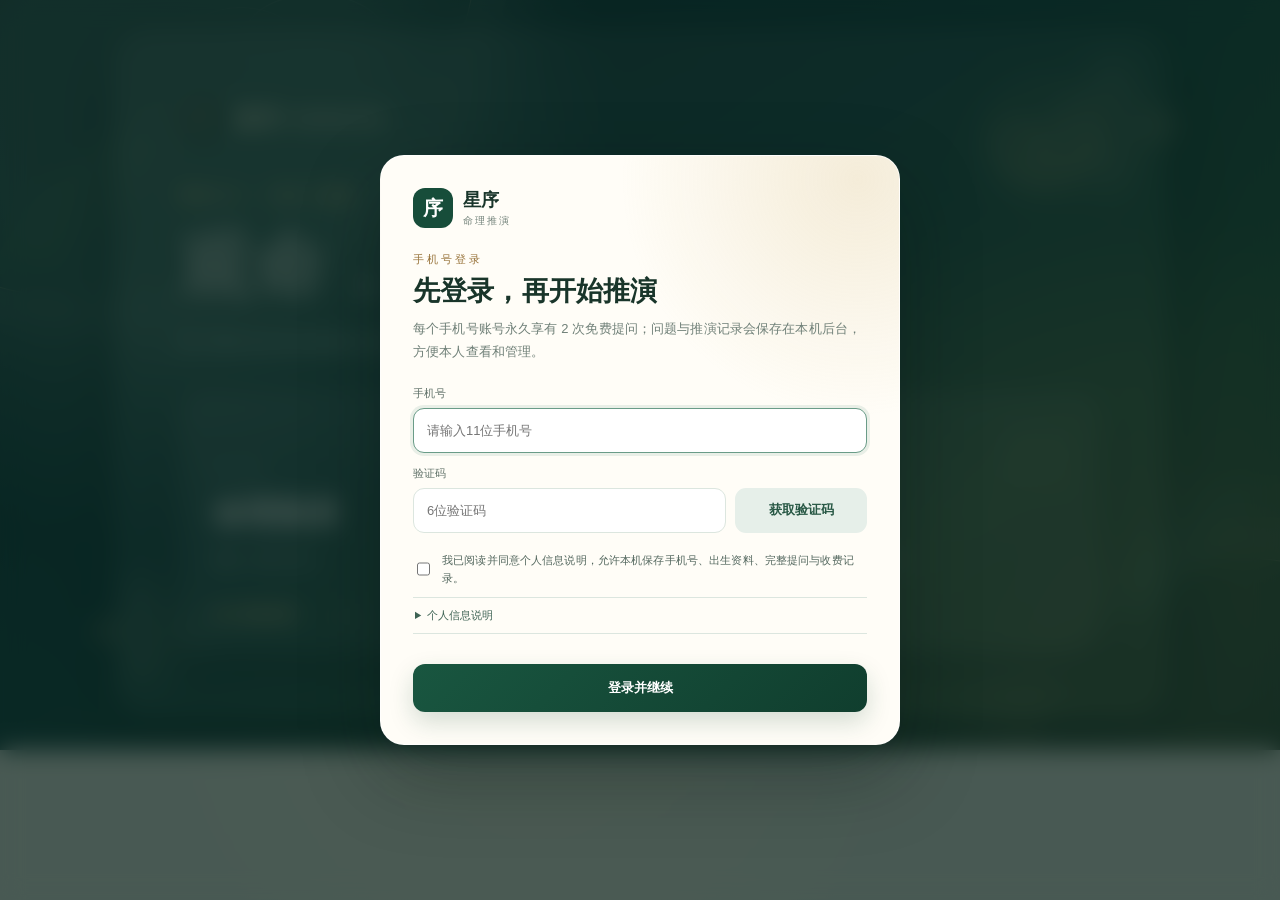
<file: index.html>
<!doctype html><html lang="zh-CN"><head><meta charset="utf-8"><meta name="viewport" content="width=device-width,initial-scale=1"><title>星序 · 命理推演工作台</title><style>
:root{--bg:#f2f1ed;--paper:#fbfaf7;--ink:#1b241f;--muted:#6f7a74;--line:#dedfd9;--deep:#15342a;--green:#28634f;--soft:#e8f0eb;--gold:#aa7b37;--red:#a84e47;--serif:"Noto Serif SC","Songti SC",serif;--sans:"PingFang SC",Arial,sans-serif}*{box-sizing:border-box}body{margin:0;background:var(--bg);color:var(--ink);font:13px var(--sans);overflow:hidden}button,input,select,textarea{font:inherit}button{cursor:pointer}.app{height:100vh;display:grid;grid-template-columns:226px minmax(520px,1fr) 420px}.sidebar{background:var(--deep);color:#dce9e2;padding:16px 12px;display:flex;flex-direction:column}.brand{display:flex;align-items:center;gap:10px;padding:4px 7px 18px;font:600 17px var(--serif);letter-spacing:.12em}.seal{width:37px;height:37px;border-radius:10px;background:#d7b773;color:#18362b;display:grid;place-items:center;font-size:18px}.brand small{display:block;color:#769287;font:8px var(--sans);letter-spacing:.17em;margin-top:3px}.primary{border:1px solid #426155;background:#23453a;color:white;border-radius:9px;padding:10px;text-align:left}.nav,.list{display:grid;gap:3px}.nav{margin-top:14px}.nav button,.item{border:0;background:none;color:#8fa79e;text-align:left;border-radius:8px;padding:9px 10px}.nav button.active,.nav button:hover,.item.active{background:#294c40;color:white}.section{padding:20px 10px 7px;color:#617e73;font-size:9px;letter-spacing:.13em}.person{display:flex;gap:8px;align-items:center}.avatar{width:27px;height:27px;border-radius:50%;background:#4c6b60;display:grid;place-items:center;color:white;font:11px var(--serif)}.person small{display:block;color:#6e887f;font-size:8px;margin-top:3px}.sidebar-foot{margin-top:auto;border-top:1px solid #2a493e;padding:13px 8px 2px;color:#789289;font-size:9px}.main{background:var(--paper);display:flex;flex-direction:column;border-right:1px solid var(--line);min-width:0}.top{height:64px;border-bottom:1px solid var(--line);display:flex;align-items:center;justify-content:space-between;padding:0 20px}.top h1{font:600 15px var(--serif);margin:0}.subject{color:var(--muted);font-size:10px;margin-top:4px}.badge{display:inline-block;background:var(--soft);color:var(--green);border-radius:99px;padding:5px 8px;font-size:9px}.top button{border:1px solid var(--line);background:white;border-radius:8px;padding:7px 9px;color:var(--muted)}.view{display:none;flex:1;min-height:0}.view.active{display:flex;flex-direction:column}.scroll{flex:1;overflow:auto;padding:26px max(25px,5vw)}.hero{max-width:730px;margin:auto}.agent{display:flex;align-items:center;gap:10px}.agent .seal{background:var(--green);color:white}.agent b{font:600 16px var(--serif)}.agent small{display:block;color:var(--muted);font-size:9px;margin-top:3px}.hero h2{font:500 clamp(28px,3vw,40px)/1.4 var(--serif);margin:24px 0 10px}.hero>p{color:var(--muted);line-height:1.8}.modes{display:grid;grid-template-columns:repeat(3,1fr);gap:8px;margin-top:24px}.mode-card{border:1px solid var(--line);background:white;border-radius:11px;padding:13px;text-align:left}.mode-card.active{border-color:var(--green);background:#f2f7f4}.mode-card b{display:block;margin:6px 0}.mode-card span{font:20px var(--serif);color:var(--green)}.mode-card small{color:var(--muted);font-size:8px;line-height:1.5}.quick{display:flex;flex-wrap:wrap;gap:7px;margin-top:18px}.quick button{border:1px solid var(--line);background:white;border-radius:99px;padding:7px 10px;color:#55615b;font-size:9px}.conversation{max-width:730px;margin:auto;display:none}.conversation.show{display:block}.ask{margin-left:auto;width:max-content;max-width:80%;background:var(--green);color:white;padding:11px 14px;border-radius:13px 13px 3px 13px;line-height:1.7}.trace{margin-top:17px;border:1px solid var(--line);border-radius:11px;overflow:hidden}.trace-title{padding:10px 13px;background:#f4f6f4;color:var(--muted);font-size:9px}.trace-list{padding:12px;display:grid;gap:8px}.trace-list div{font-size:10px;color:#536058}.trace-list b{display:inline-grid;place-items:center;width:17px;height:17px;border-radius:50%;background:var(--soft);color:var(--green);margin-right:7px}.answer{margin-top:12px;border-left:3px solid var(--gold);background:#fdfaf3;padding:17px;border-radius:3px 11px 11px 3px;line-height:1.8}.answer h3{font:600 17px var(--serif);margin:0 0 7px}.answer p{margin:6px 0;color:#4f5a54}.evidence{margin-top:12px;display:grid;grid-template-columns:repeat(2,1fr);gap:7px}.ev{border:1px solid #e5dfd2;background:white;border-radius:8px;padding:9px}.ev small{color:var(--muted);font-size:8px}.ev b{display:block;margin-top:4px;font-size:10px}.composer{border-top:1px solid var(--line);padding:12px max(24px,5vw)}.input{max-width:760px;margin:auto;border:1px solid #d6dbd7;background:white;border-radius:13px;padding:10px}.input textarea{width:100%;height:45px;resize:none;border:0;outline:0}.tools{display:flex;justify-content:space-between}.tools button{border:0;border-radius:8px;padding:7px 9px}.mode-btn{background:var(--soft);color:var(--green)}.send{background:var(--green);color:white;width:33px}.report-list,.chart-page{padding:24px;overflow:auto}.report-card{background:white;border:1px solid var(--line);border-radius:12px;padding:16px;margin-bottom:10px}.report-card h3{font:600 16px var(--serif);margin:0 0 7px}.report-card p{color:var(--muted);line-height:1.7}.report-card button{border:1px solid var(--line);background:white;border-radius:7px;padding:6px 9px;color:var(--green)}.empty{text-align:center;color:var(--muted);padding:70px}.right{background:#f8f9f6;display:flex;flex-direction:column}.right-head{height:64px;border-bottom:1px solid var(--line);display:flex;align-items:center;justify-content:space-between;padding:0 15px}.right-head b{font:600 14px var(--serif)}.right-tabs{height:42px;border-bottom:1px solid var(--line);display:flex;padding:0 12px}.right-tabs button{border:0;background:none;color:var(--muted);padding:0 10px;font-size:9px;border-bottom:2px solid transparent}.right-tabs .active{color:var(--green);border-color:var(--green)}.right-body{overflow:auto;padding:12px}.owner,.box{background:white;border:1px solid var(--line);border-radius:10px;padding:12px}.owner{display:flex;justify-content:space-between;align-items:center}.owner small{display:block;color:var(--muted);font-size:8px;margin-top:3px}.owner button{border:1px solid var(--line);background:white;border-radius:6px;padding:5px 7px;color:var(--muted);font-size:8px}.box{margin-top:9px}.box-title{display:flex;justify-content:space-between;margin-bottom:9px}.box-title b{font:600 12px var(--serif)}.box-title small{font-size:8px;color:var(--muted)}.pillars{display:grid;grid-template-columns:repeat(4,1fr);border:1px solid var(--line);border-radius:7px;overflow:hidden}.pillar{text-align:center;padding:7px 2px;border-right:1px solid var(--line)}.pillar:last-child{border:0}.pillar small{font-size:7px;color:var(--muted)}.chars{font:600 19px/1.3 var(--serif);margin:4px}.element{color:var(--green);font-size:7px}.palaces{display:grid;grid-template-columns:repeat(4,1fr);border:1px solid var(--line);border-radius:7px;overflow:hidden}.palace{min-height:65px;padding:5px;border-right:1px solid var(--line);border-bottom:1px solid var(--line)}.palace:nth-child(4n){border-right:0}.palace:nth-child(n+9){border-bottom:0}.palace.active{background:#eaf3ee;box-shadow:inset 0 0 0 2px var(--green)}.palace b{font:600 9px var(--serif)}.palace span{display:block;color:var(--red);font:600 8px var(--serif);margin-top:6px}.palace small{display:block;color:var(--muted);font-size:6px;margin-top:3px}.citation{background:#f1f5f2;border-radius:7px;padding:8px;margin-top:6px;font-size:8px;color:#536059}.modal{position:fixed;inset:0;background:#102019b5;backdrop-filter:blur(7px);display:none;place-items:center;z-index:50}.modal.open{display:grid}.dialog{width:520px;max-width:92vw;background:white;border-radius:16px;padding:22px}.dialog h2{font:600 21px var(--serif);margin:0}.dialog p{color:var(--muted);font-size:10px;line-height:1.7}.form{display:grid;grid-template-columns:1fr 1fr;gap:10px;margin-top:15px}.field label{display:block;color:var(--muted);font-size:8px;margin-bottom:5px}.field input,.field select{width:100%;border:1px solid var(--line);border-radius:7px;padding:10px}.full,.save{grid-column:1/-1}.save{border:0;border-radius:8px;background:var(--green);color:white;padding:11px}.close{float:right;border:0;background:#eef1ee;border-radius:50%;width:32px;height:32px}@media(max-width:1100px){.app{grid-template-columns:210px 1fr}.right{display:none}}@media(max-width:760px){body{overflow:auto}.app{display:block;height:auto}.sidebar,.right{display:none}.main{min-height:100vh}.modes{grid-template-columns:1fr}.top{position:sticky;top:0;background:white;z-index:5}.composer{position:sticky;bottom:0;background:white}.form{grid-template-columns:1fr}.full,.save{grid-column:auto}}
</style><style>
:root{--bg:#eef1ec;--paper:#fffdf8;--ink:#14231c;--muted:#6e7d75;--line:#dce4de;--deep:#0d3327;--green:#19624b;--soft:#e7f1eb;--gold:#bd9149;--red:#b5574e}
body{background:radial-gradient(circle at 42% -10%,#fbf8eb 0,transparent 34%),var(--bg);font-size:13px;letter-spacing:.01em}.app{grid-template-columns:238px minmax(540px,1fr) 430px}.sidebar{background:linear-gradient(160deg,#123f31 0%,#0b2d23 72%);padding:20px 15px;box-shadow:8px 0 30px #09271d14;position:relative}.sidebar:after{content:"";position:absolute;inset:0;background:radial-gradient(circle at 20% 0,#56a47e22,transparent 28%);pointer-events:none}.brand,.primary,.nav,.section,.list,.sidebar-foot{position:relative;z-index:1}.brand{padding:2px 5px 24px;font-size:19px}.seal{border-radius:12px;background:linear-gradient(145deg,#e0c17b,#b98b42);box-shadow:0 8px 24px #061c1466}.primary{background:#ffffff0e;border-color:#ffffff26;border-radius:12px;padding:12px 13px;transition:.2s}.primary:hover{background:#ffffff18;transform:translateY(-1px)}.nav{gap:5px;margin-top:18px}.nav button,.item{border-radius:10px;padding:11px 12px;transition:.2s}.nav button.active,.nav button:hover,.item.active{background:linear-gradient(90deg,#ffffff18,#ffffff0b);box-shadow:inset 3px 0 #d8b86f}.section{padding-top:25px;color:#76988c}.sidebar-foot{line-height:1.7;color:#829b92}.main{background:rgba(255,253,248,.94)}.top{height:72px;padding:0 26px;background:#fffdfacc;backdrop-filter:blur(14px)}.top h1{font-size:17px}.top>button{padding:9px 13px;border-radius:10px;box-shadow:0 4px 14px #1234290b}.badge{background:#e5f2e9;color:#176046;padding:6px 10px;font-weight:600}.scroll{padding-top:38px}.hero{padding:42px 44px 38px;border:1px solid #dce5df;border-radius:24px;background:radial-gradient(circle at 100% 0,#dceddf 0,transparent 34%),linear-gradient(145deg,#fffefb,#f7faf7);box-shadow:0 22px 55px #183b2d12;position:relative;overflow:hidden}.hero:after{content:"序";position:absolute;right:28px;top:5px;font:150px var(--serif);color:#1b604907;pointer-events:none}.agent{position:relative;z-index:1}.agent .seal{background:linear-gradient(145deg,#28725a,#164b3a);box-shadow:0 8px 20px #174c3930}.hero h2{font-size:42px;letter-spacing:-.03em;position:relative;z-index:1}.hero>p{font-size:13px;max-width:590px;position:relative;z-index:1}.modes{gap:12px;position:relative;z-index:1}.mode-card{border-radius:15px;padding:17px;background:#ffffffc9;box-shadow:0 6px 20px #1b463512;transition:.22s}.mode-card:hover{transform:translateY(-3px);box-shadow:0 14px 30px #1b46351c}.mode-card.active{border-color:#3a866b;background:linear-gradient(145deg,#f3faf6,#e7f3ec);box-shadow:inset 0 0 0 1px #3a866b24,0 10px 25px #1b5c4217}.mode-card span{font-size:26px}.quick{position:relative;z-index:1}.quick button{padding:9px 13px;background:#fff;border-color:#d6e0da;transition:.2s}.quick button:hover{color:var(--green);border-color:#5f957e;background:#f1f8f4}.composer{padding-top:15px;background:linear-gradient(0deg,#fffdfa 65%,transparent)}.input{border-radius:16px;border-color:#cfdbd4;box-shadow:0 12px 34px #193f3014;padding:12px 13px}.send{width:36px;height:36px;border-radius:11px;background:linear-gradient(145deg,#26725a,#15513e);box-shadow:0 6px 14px #15513e35}.right{background:linear-gradient(180deg,#f8faf7,#f0f4f0)}.right-head{height:72px;background:#fffdfacc;backdrop-filter:blur(14px);padding:0 18px}.right-tabs{height:47px;background:#fffdf8;padding:0 15px;gap:3px}.right-tabs button{padding:0 12px;font-size:10px}.right-body{padding:15px}.owner,.box{border-radius:14px;border-color:#dde5df;box-shadow:0 7px 22px #173b2e0b}.owner{padding:15px;background:linear-gradient(135deg,#fff,#f6faf7)}.box{margin-top:12px;padding:14px}.palaces{border-radius:10px}.palace{min-height:72px;padding:7px;background:#fff;transition:.2s}.palace:hover{background:#f5faf7}.palace.active{background:linear-gradient(145deg,#eaf6ef,#dceee4);box-shadow:inset 0 0 0 2px #27765b}.palace b{font-size:10px}.palace span{font-size:8px;line-height:1.45;color:#9d4e47}.conversation{padding-bottom:30px}.ask{padding:13px 17px;background:linear-gradient(145deg,#28725a,#17503e);box-shadow:0 8px 20px #154b3825}.trace{border-radius:14px;box-shadow:0 8px 24px #173b2d0b}.trace-title{padding:13px 16px;background:linear-gradient(90deg,#edf5f0,#f8faf8)}.trace-list{padding:16px;gap:11px}.answer{margin-top:16px;border-left:0;border-top:3px solid var(--gold);border-radius:16px;background:linear-gradient(145deg,#fffdf8,#f8f5eb);padding:24px;box-shadow:0 14px 36px #5f4a2212}.answer h3{font-size:21px;color:#163e30}.answer p{font-size:13px;line-height:1.95}.answer #action{white-space:pre-line;display:block;margin-top:10px}.evidence{grid-template-columns:repeat(2,1fr);gap:10px}.ev{border-radius:11px;padding:12px;background:#fff;border-color:#e2e4dc;box-shadow:0 4px 14px #2f493d0b}.report-card{border-radius:15px;padding:20px;box-shadow:0 10px 28px #15392b0c}.dialog{border-radius:22px;padding:28px;box-shadow:0 30px 90px #081c1555}.field input,.field select{border-radius:10px;padding:12px}.save{border-radius:11px;padding:13px;background:linear-gradient(145deg,#26725a,#15513e);box-shadow:0 8px 20px #15513e2d}
.ni-method{margin:16px 0 0;padding:14px 16px;border-left:3px solid var(--gold);border-radius:4px 13px 13px 4px;background:linear-gradient(90deg,#fbf5e7,#fffdf8);position:relative;z-index:1}.ni-method b{display:block;color:#173f31;font:600 13px var(--serif)}.ni-method p{margin:6px 0;color:#68766f;font-size:10px;line-height:1.7}.ni-method a{color:var(--green);font-size:9px;text-decoration:none}.method-badge{display:inline-block;margin-left:7px;padding:3px 7px;border-radius:99px;background:#e8f1eb;color:#1c624b;font:8px var(--sans)}.inline-chart{margin:0 max(24px,5vw) 12px;padding:15px;border:1px solid var(--line);border-radius:15px;background:#f7faf7;max-height:280px;overflow:auto}.inline-chart-head{display:flex;align-items:center;justify-content:space-between;gap:12px;margin-bottom:10px}.inline-chart-head b{font:600 14px var(--serif);color:#174a39}.inline-chart-head small{display:block;color:var(--muted);font-size:8px;margin-top:4px}.inline-tabs{display:flex;gap:4px}.inline-tabs button{border:0;border-radius:8px;background:#e7efea;color:#587066;padding:7px 9px;font-size:9px}.inline-tabs button.active{background:var(--green);color:#fff}.inline-chart .box{margin-top:0}.profile-editing .app{grid-template-columns:0 minmax(540px,1fr) 430px}.profile-editing .sidebar{transform:translateX(-110%);opacity:0;pointer-events:none}.app,.sidebar{transition:grid-template-columns .25s ease,transform .25s ease,opacity .2s ease}.cosmos-strip{display:flex;align-items:center;gap:14px;margin:18px 0 4px;padding:12px 15px;border:1px solid #d9e4dc;border-radius:14px;background:#ffffffb8}.yin-yang{width:48px;height:48px;flex:0 0 48px;border-radius:50%;display:grid;place-items:center;background:linear-gradient(135deg,#123d30,#20634e);color:#e9d49d;font-size:29px;box-shadow:0 8px 22px #133d3027}.trigram-ring{display:grid;grid-template-columns:repeat(8,1fr);gap:5px;flex:1}.trigram{display:grid;place-items:center;min-height:38px;border-radius:9px;background:#edf5f0;color:#1a5d47;font-size:20px}.element-bars{display:grid;gap:7px;margin-top:12px}.element-row{display:grid;grid-template-columns:30px 1fr 18px;align-items:center;gap:8px;font-size:9px;color:var(--muted)}.element-track{height:6px;background:#edf1ed;border-radius:99px;overflow:hidden}.element-fill{height:100%;background:linear-gradient(90deg,#1d604a,#c29a55);border-radius:99px}.qimen-grid{display:grid;grid-template-columns:repeat(3,1fr);border:1px solid var(--line);border-radius:12px;overflow:hidden}.qimen-cell{min-height:80px;padding:9px;border-right:1px solid var(--line);border-bottom:1px solid var(--line);background:#fff}.qimen-cell:nth-child(3n){border-right:0}.qimen-cell:nth-child(n+7){border-bottom:0}.qimen-cell.active{background:linear-gradient(145deg,#e5f3ea,#f8f2df);box-shadow:inset 0 0 0 2px #287058}.qimen-cell small{display:block;color:var(--muted);font-size:7px}.qimen-cell b{display:block;color:#174c3b;margin:5px 0;font:600 11px var(--serif)}.qimen-cell span{font-size:8px;color:#9d5149}.system-note{margin-top:9px;padding:9px;border-radius:9px;background:#eef4ef;color:#587066;font-size:8px;line-height:1.6}.mobile-menu,.sidebar-backdrop,.sidebar-close{display:none}@media(max-width:1200px){.app{grid-template-columns:220px 1fr}.right{display:none}}@media(max-width:760px){.inline-chart{margin:0 12px 10px;max-height:250px;padding:12px}.inline-chart-head{align-items:flex-start;flex-direction:column}.profile-editing .app{display:block}.profile-editing .sidebar{opacity:1}body{overflow:hidden}.app{display:block;height:100dvh}.main{height:100dvh;min-height:0}.top{padding:0 14px 0 10px;gap:8px}.top>div{min-width:0;flex:1}.top h1{white-space:nowrap;overflow:hidden;text-overflow:ellipsis}.top>button{white-space:nowrap}.mobile-menu{display:grid;place-items:center;flex:0 0 42px;width:42px;height:42px;border:0!important;background:#edf4ef!important;color:var(--green)!important;box-shadow:none!important;font-size:21px;padding:0!important}.sidebar{display:flex;position:fixed;left:0;top:0;bottom:0;width:min(84vw,310px);z-index:80;transform:translateX(-105%);transition:transform .28s ease;box-shadow:16px 0 50px #071c1566;padding-top:max(20px,env(safe-area-inset-top))}.sidebar.open{transform:translateX(0)}.sidebar-close{display:grid;place-items:center;position:absolute;right:12px;top:max(12px,env(safe-area-inset-top));z-index:3;width:34px;height:34px;border:1px solid #ffffff20;border-radius:50%;background:#ffffff0d;color:#dce9e2;font-size:20px}.sidebar-backdrop{display:block;position:fixed;inset:0;z-index:70;background:#071a145e;backdrop-filter:blur(3px);opacity:0;pointer-events:none;transition:opacity .28s ease}.sidebar-backdrop.open{opacity:1;pointer-events:auto}.hero{padding:28px 22px}.hero h2{font-size:34px}.scroll{padding:18px 14px}.composer{padding:10px 12px calc(10px + env(safe-area-inset-bottom))}.view.active{height:calc(100dvh - 72px)}}
.trace,.reasoning-section,.evidence{display:none!important}.action-section{margin-top:0}.report-card p{white-space:pre-line}.decision-grid{display:grid;grid-template-columns:1fr;gap:10px;margin:16px 0}.decision{border-radius:12px;padding:13px;border:1px solid var(--line);background:#fff}.decision small{display:block;font-size:10px;font-weight:700;margin-bottom:7px}.decision b{display:block;font-size:12px;line-height:1.7}.decision.good{border-color:#bddcca;background:#f0f8f3}.decision.good small{color:#176047}.decision.caution{border-color:#e4d3a8;background:#fff9eb}.decision.caution small{color:#98702b}.decision.avoid{border-color:#e2bfbb;background:#fff3f1}.decision.avoid small{color:#a24640}.action-section,.reasoning-section{margin-top:18px;padding:17px;border-radius:13px;background:#fff;border:1px solid var(--line)}.action-section{border-left:4px solid var(--green)}.reasoning-section{border-left:4px solid var(--gold);background:#fbf8f0}.action-section h4,.reasoning-section h4{margin:0 0 10px;font:600 15px var(--serif)}.action-section #action{white-space:pre-line;display:block;line-height:1.95}.reasoning-section #answerSummary{margin:0;line-height:1.95}@media(max-width:680px){.decision-grid{grid-template-columns:1fr}.decision{padding:12px}}
.composer-modes{display:grid;grid-template-columns:repeat(4,1fr);gap:6px;margin-bottom:10px;padding-bottom:10px;border-bottom:1px solid var(--line)}
.composer-modes button{border:1px solid #d8e2dc;background:#f5f8f6;color:#617169;border-radius:9px;padding:8px 6px;font-size:11px;font-weight:600}
.composer-modes button.active{border-color:var(--green);background:var(--green);color:#fff;box-shadow:0 5px 12px #17513e24}
#modeButton{display:none}
/* 单列推演流：命盘与提问在上，结果在下 */
.app{grid-template-columns:238px minmax(0,1fr)}
.main{border-right:0}
.right{display:none!important}
.inline-chart{max-height:none;overflow:visible;margin:18px 0 12px}
.composer{position:static!important;border:0;padding:10px 0 22px;background:transparent}
.scroll{overflow-y:auto;overflow-x:hidden}
.conversation{padding:4px 0 40px}
.profile-editing .app{grid-template-columns:0 minmax(0,1fr)}
.app,.modal{visibility:hidden}body.destiny-open .app{visibility:visible}body:not(.physio-open):not(.destiny-open)::before{content:'星序';position:fixed;inset:0;z-index:999;display:grid;place-items:center;background:linear-gradient(145deg,#092f3b,#164f55 52%,#285f4b);color:#f5fbf8;font:600 24px var(--serif);letter-spacing:.22em}
@media(max-width:760px){.inline-chart{max-height:none;overflow:visible;margin:14px 0 10px}.view.active{height:calc(100dvh - 72px)}.scroll{padding-bottom:calc(24px + env(safe-area-inset-bottom))}}
.answer>h3{display:none}.answer-wait{display:flex;align-items:center;justify-content:center;min-height:92px;color:var(--green);font:700 28px var(--serif);letter-spacing:8px}.answer-wait[hidden]{display:none}.answer-wait span{display:inline-block;animation:waitDot 1s infinite both}.answer-wait span:nth-child(2){animation-delay:.16s}.answer-wait span:nth-child(3){animation-delay:.32s}@keyframes waitDot{0%,60%,100%{opacity:.25;transform:translateY(0)}30%{opacity:1;transform:translateY(-4px)}}.reveal-part{opacity:0;transform:translateY(12px);transition:opacity .42s ease,transform .42s ease}.reveal-part.is-visible{opacity:1;transform:none}.question-answer .reveal-part{white-space:pre-line}</style></head><body><div class="sidebar-backdrop" id="sidebarBackdrop"></div><div class="app"><aside class="sidebar" id="sidebar"><button class="sidebar-close" id="sidebarClose" aria-label="Close navigation">&times;</button><div class="brand"><div class="seal">序</div><div>星序<small>XINGXU</small></div></div><div class="section">命主档案</div><div class="list" id="profileList"></div><button class="item" id="addProfile">＋ 新增命主</button><div class="section">历史会话</div><div class="list" id="sessionList"></div><div class="sidebar-foot">手机号登录 · 前2问免费<br>资料保存在当前浏览器</div></aside><main class="main"><header class="top"><button class="mobile-menu" id="mobileMenu" aria-label="Open Xingxu navigation" aria-controls="sidebar" aria-expanded="false">&#9776;</button><div><h1 id="pageTitle">新的命理推演 <span class="badge">命盘已就绪</span></h1><div class="subject" id="subjectLine"></div></div><div class="top-actions"><button id="newQuestion" class="new-question" hidden>继续提问</button><button id="saveReport">保存为报告</button></div></header><section class="view active" id="chatView"><div class="scroll"><div class="hero" id="hero"><div class="cosmos-strip" aria-label="Bagua compass"><div class="yin-yang">&#9775;</div><div class="trigram-ring"><span class="trigram">&#9776;</span><span class="trigram">&#9777;</span><span class="trigram">&#9778;</span><span class="trigram">&#9779;</span><span class="trigram">&#9780;</span><span class="trigram">&#9781;</span><span class="trigram">&#9782;</span><span class="trigram">&#9783;</span></div></div><div class="agent"><div class="seal">序</div><div><b>星序推演 Agent</b><small>命盘证据驱动 · 结论可追溯</small></div></div><h2>从同一张命盘出发，<br>把问题推演到行动。</h2><p>先选择体系，再提出一个具体问题。右侧命盘、推演步骤与最终报告共享同一份命主数据。</p><div class="modes"><button class="mode-card active" data-mode="ziwei"><span>紫</span><b>紫微斗数</b><small>看性格优势、事业财运、感情家庭和人生阶段</small></button><button class="mode-card" data-mode="sizhu"><span>柱</span><b>四柱八字</b><small>逐柱看十神、藏干、纳音、六亲和人生阶段</small></button><button class="mode-card" data-mode="qimen"><span>奇</span><b>奇门遁甲</b><small>看方向选择、行动时机、可行方案和风险提醒</small></button></div><div class="quick"><button data-q="请做一次全盘结构解析，重点看事业优势。">全盘事业解析</button><button data-q="未来半年适合换工作吗？有哪些时间窗口？">换工作时机</button><button data-q="这段关系为何反复出现同类冲突？">关系模式</button><button data-q="请分析本年的重点月份与风险。">流年重点</button></div></div><div class="conversation" id="conversation"><div class="ask" id="question"></div><div class="trace"><div class="trace-title" id="traceTitle"></div><div class="trace-list" id="traceList"></div></div><div class="answer-wait" id="answerWait" aria-live="polite" hidden><span>·</span><span>·</span><span>·</span></div><div class="answer" aria-live="polite"><h3 id="answerTitle"></h3><section class="action-section reveal-part"><h4>最终执行结果</h4><span id="action"></span></section><div class="decision-grid"><div class="decision good reveal-part"><small>宜</small><b id="doGood"></b></div><div class="decision caution reveal-part"><small>慎</small><b id="doCaution"></b></div><div class="decision avoid reveal-part"><small>忌</small><b id="doAvoid"></b></div><div class="decision joy reveal-part"><small>喜</small><b id="doJoy"></b></div></div><div class="evidence" id="evidence"></div><section class="reasoning-section"><h4>推理过程</h4><p id="answerSummary"></p></section></div></div></div><div class="inline-chart"><div class="inline-chart-head"><div><b>命盘与提问</b><small>切换体系后，下方问题将引用同一位命主的当前盘面</small></div><div class="inline-tabs"><button class="active" data-inline-panel="ziwei">紫微</button><button data-inline-panel="sizhu">四柱</button><button data-inline-panel="qimen">奇门</button></div></div><div id="inlineChartContent"></div></div><div class="composer"><div class="input"><div class="composer-modes" aria-label="选择推演体系"><button type="button" class="active" data-compose-mode="ziwei">紫微</button><button type="button" data-compose-mode="sizhu">四柱</button><button type="button" data-compose-mode="qimen">奇门</button></div><textarea id="prompt" placeholder="一次聚焦一个问题，星序会引用当前命盘作答…"></textarea><div class="tools"><button class="mode-btn" id="modeButton">◎ 紫微斗数</button><button class="send" id="send">↑</button></div></div></div></section><section class="view" id="chartView"><div class="chart-page" id="chartPage"></div></section><section class="view" id="reportsView"><div class="report-list" id="reportList"></div></section></main><aside class="right"><header class="right-head"><b>当前命盘</b><span class="badge" id="chartStatus">已锁定</span></header><div class="right-tabs"><button class="active" data-panel="ziwei">紫微</button><button data-panel="sizhu">四柱</button><button data-panel="qimen">奇门</button><button data-panel="sources">依据</button></div><div class="right-body"><div class="owner"><div><b id="ownerName"></b><small id="ownerMeta"></small></div><button id="editProfile">编辑资料</button></div><div id="panelContent"></div></div></aside></div><div class="modal open" id="modal"><div class="dialog"><button class="close" id="closeModal">×</button><h2 id="modalTitle">建立命主档案</h2><p>出生信息用于生成统一命盘。后续对话、推演依据和报告都绑定到这位命主。</p><form class="form" id="profileForm"><div class="field"><label>称呼</label><input id="name" required value="林遇"></div><div class="field"><label>性别</label><select id="gender"><option>女</option><option>男</option></select></div><div class="field"><label>公历生日</label><input id="birth" type="date" required value="1992-08-17"></div><div class="field"><label>出生时间</label><input id="time" type="time" required value="09:30"></div><div class="field full"><label>出生地点</label><input id="place" required value="成都"></div><button class="save">保存命主并生成命盘</button></form></div></div><script src="./auth.js?v=20260803a"></script><script src="./iztro.min.js"></script><script>
const $=s=>document.querySelector(s),$$=s=>document.querySelectorAll(s);const chatScroll=document.querySelector('#chatView .scroll'),inlineChart=document.querySelector('.inline-chart'),chatComposer=document.querySelector('#chatView .composer'),chatConversation=document.querySelector('#conversation');if(chatScroll&&inlineChart&&chatComposer&&chatConversation){chatConversation.before(inlineChart,chatComposer)}const sidebar=$("#sidebar"),mobileMenu=$("#mobileMenu"),sidebarClose=$("#sidebarClose"),sidebarBackdrop=$("#sidebarBackdrop");function setSidebar(open){sidebar.classList.toggle("open",open);sidebarBackdrop.classList.toggle("open",open);mobileMenu.setAttribute("aria-expanded",String(open));document.body.classList.toggle("menu-open",open)}mobileMenu.onclick=()=>setSidebar(true);sidebarClose.onclick=()=>setSidebar(false);sidebarBackdrop.onclick=()=>setSidebar(false);document.addEventListener("keydown",e=>{if(e.key==="Escape")setSidebar(false)});const gan=['甲','乙','丙','丁','戊','己','庚','辛','壬','癸'],zhi=['子','丑','寅','卯','辰','巳','午','未','申','酉','戌','亥'],elements=['木','木','火','火','土','土','金','金','水','水'],branches=['水','土','木','木','土','火','火','土','金','金','土','水'],palaceNames=['命宫','兄弟','夫妻','子女','财帛','疾厄','迁移','交友','官禄','田宅','福德','父母'],stars=['紫微 天府','天机 太阴','贪狼','巨门','武曲 天相','天同 天梁','七杀','太阳','廉贞 破军','太阴','天府','天机'];const MODE={ziwei:'紫微斗数',sizhu:'四柱八字',qimen:'奇门遁甲'},COURSE={title:'断法依据',url:'',modules:{ziwei:'所问宫、三方四正、主星与四化合断',sizhu:'日主、月令、十神与藏干合断',qimen:'门定事体、星看环境、宫看落点'}};const accountStateKey=()=>{let id=window.XingxuAuth?.getSession?.()?.memberId;return id?'xingxu-v3-'+id:'xingxu-v3'};let state={profiles:[],activeProfileId:null,sessions:[],activeSessionId:null,reports:[],mode:'ziwei',panel:'ziwei'};function mod(n,m){return((n%m)+m)%m}function calcChart(p){let[y,m,d]=p.birth.split('-').map(Number),h=+p.time.slice(0,2),ys=mod(y-4,10),yb=mod(y-4,12),mi=mod(m+1,12),ms=mod(ys*2+mi+2,10),di=mod(Math.floor(Date.UTC(y,m-1,d)/864e5)+15,60),ds=di%10,db=di%12,hi=Math.floor(mod(h+1,24)/2),hs=mod(ds*2+hi,10),pillars=[[ys,yb,'年柱'],[ms,mi,'月柱'],[ds,db,'日柱'],[hs,hi,'时柱']],life=mod(m-hi,12),counts={木:0,火:0,土:0,金:0,水:0};pillars.forEach(x=>{counts[elements[x[0]]]++;counts[branches[x[1]]]++});let ti=h===23?12:Math.floor((h+1)/2),astroData=null;try{astroData=window.iztro.astro.bySolar(p.birth.replace(/-0/g,'-'),ti,p.gender,true,'zh-CN')}catch(e){}let palaces=astroData?astroData.palaces.map((x,i)=>{let all=[...(x.majorStars||[]),...(x.minorStars||[])];return{name:x.name,branch:x.earthlyBranch,stars:all.slice(0,3).map(s=>s.name+(s.brightness?`〔${s.brightness}〕`:'')).join(' ')||'无主星',transform:all.map(s=>s.mutagen).filter(Boolean).join(' ')||x.changsheng12,active:x.name==='命宫',raw:x}}):Array.from({length:12},(_,i)=>({name:palaceNames[mod(i-life,12)],branch:zhi[mod(i+2,12)],stars:'排盘库未加载',transform:'—',active:i===life}));let soul=astroData?.earthlyBranchOfSoulPalace||palaces.find(x=>x.active)?.branch,body=astroData?.earthlyBranchOfBodyPalace||'',meta=astroData?{lunarDate:astroData.lunarDate,chineseDate:astroData.chineseDate,soul:astroData.soul,body:astroData.body,fiveElementsClass:astroData.fiveElementsClass,zodiac:astroData.zodiac}:{};return{pillars,dayMaster:gan[ds]+elements[ds],lifeBranch:soul,bodyBranch:body,counts,palaces,meta,qimen:{bureau:mod(y+m+d+h,9)+1,gate:['开门','休门','生门','伤门','杜门','景门','死门','惊门'][mod(d+h,8)],star:['天蓬','天任','天冲','天辅','天英','天芮','天柱','天心','天禽'][mod(y+d,9)]}}}function activeProfile(){return state.profiles.find(x=>x.id===state.activeProfileId)}function save(){localStorage.setItem(accountStateKey(),JSON.stringify(state))}function load(){try{let key=accountStateKey(),raw=localStorage.getItem(key);if(!raw&&key!=='xingxu-v3')raw=localStorage.getItem('xingxu-v3');if(raw)raw=raw.replace(/20(?:26)\s*年/g,'本年');let x=JSON.parse(raw);if(x&&Array.isArray(x.profiles)){x.profiles=x.profiles.filter(p=>p&&typeof p.name==='string'&&p.name.trim()&&/^\d{4}-\d{2}-\d{2}$/.test(p.birth||'')&&/^\d{2}:\d{2}$/.test(p.time||''));x.profiles.forEach(p=>{p.place=p.place||'未填写';p.gender=p.gender||'女';p.chart=calcChart(p)});x.sessions=Array.isArray(x.sessions)?x.sessions.filter(s=>s&&s.mode!=='bazi'&&x.profiles.some(p=>p.id===s.profileId)&&s.inference):[];x.reports=Array.isArray(x.reports)?x.reports.filter(r=>r&&r.mode!=='bazi'&&x.profiles.some(p=>p.id===r.profileId)):[];if(x.mode==='bazi')x.mode='ziwei';if(x.panel==='bazi')x.panel='sizhu';x.activeProfileId=x.profiles.some(p=>p.id===x.activeProfileId)?x.activeProfileId:(x.profiles[0]?.id||null);x.activeSessionId=x.sessions.some(s=>s.id===x.activeSessionId)?x.activeSessionId:null;state={...state,...x}}}catch(e){try{localStorage.removeItem('xingxu-v3')}catch(_){}}}function renderProfiles(){profileList.innerHTML=state.profiles.map(p=>`<button class="item person ${p.id===state.activeProfileId?'active':''}" data-p="${p.id}"><span class="avatar">${p.name[0]}</span><span>${p.name}<small>${p.birth} · ${p.place}</small></span></button>`).join('');$$('[data-p]').forEach(b=>b.onclick=()=>{state.activeProfileId=b.dataset.p;renderAll();save()})}function renderSessions(){sessionList.innerHTML=state.sessions.filter(s=>s.profileId===state.activeProfileId).map(s=>`<button class="item ${s.id===state.activeSessionId?'active':''}" data-s="${s.id}">${s.question}</button>`).join('')||'<span style="padding:8px;color:#607c72;font-size:9px">暂无历史会话</span>';$$('[data-s]').forEach(b=>b.onclick=()=>{let s=state.sessions.find(x=>x.id===b.dataset.s);state.activeSessionId=s.id;state.mode=s.mode;showSession(s);renderSessions()})}function pillarHTML(c){let max=Math.max(...Object.values(c.counts),1),bars=Object.entries(c.counts).map(([k,v])=>`<div class="element-row"><b>${k}</b><div class="element-track"><div class="element-fill" style="width:${Math.max(8,v/max*100)}%"></div></div><span>${v}</span></div>`).join('');return`<div class="box"><div class="box-title"><b>${'\u56db\u67f1\u516b\u5b57'}</b><small>${'\u65e5\u4e3b'} ${c.dayMaster}</small></div><div class="pillars">${c.pillars.map(x=>`<div class="pillar"><small>${x[2]}</small><div class="chars">${gan[x[0]]}<br>${zhi[x[1]]}</div><div class="element">${elements[x[0]]} · ${branches[x[1]]}</div></div>`).join('')}</div><div class="element-bars">${bars}</div></div>`}const hiddenStems=[[9],[5,9,7],[0,2,4],[1],[4,1,9],[2,4,6],[3,5],[5,3,1],[6,8,4],[7],[4,7,3],[8,0]],naYin=['海中金','炉中火','大林木','路旁土','剑锋金','山头火','涧下水','城头土','白蜡金','杨柳木','泉中水','屋上土','霹雳火','松柏木','长流水','沙中金','山下火','平地木','壁上土','金箔金','佛灯火','天河水','大驿土','钗钏金','桑柘木','大溪水','沙中土','天上火','石榴木','大海水'];function tenGod(day,other){let de=Math.floor(day/2),oe=Math.floor(other/2),same=day%2===other%2;if(de===oe)return same?'比肩':'劫财';if((de+1)%5===oe)return same?'食神':'伤官';if((oe+1)%5===de)return same?'偏印':'正印';if((de+2)%5===oe)return same?'偏财':'正财';return same?'七杀':'正官'}function cycleIndex(g,b){for(let i=0;i<60;i++)if(i%10===g&&i%12===b)return i;return 0}function sizhuHTML(c){let day=c.pillars[2][0];return`<div class="box"><div class="box-title"><b>四柱八字详盘</b><small>日主 ${c.dayMaster}</small></div><div class="pillars">${c.pillars.map((x,i)=>`<div class="pillar"><small>${x[2]} · ${i===2?'日主':tenGod(day,x[0])}</small><div class="chars">${gan[x[0]]}<br>${zhi[x[1]]}</div><div class="element">藏干 ${hiddenStems[x[1]].map(h=>gan[h]+'·'+tenGod(day,h)).join(' ')}</div><div class="element">${naYin[Math.floor(cycleIndex(x[0],x[1])/2)]}</div></div>`).join('')}</div><div class="system-note">年柱看根基与早年，月柱看月令与事业基础，日柱看命主与亲密关系，时柱看后续发展与晚景。十神全部以日干为中心推导。</div></div>`}function palaceHTML(c){return`<div class="box"><div class="box-title"><b>紫微十二宫</b><small>命宫 ${c.lifeBranch}</small></div><div class="palaces">${c.palaces.map(x=>`<div class="palace ${x.active?'active':''}"><b>${x.name}</b><span>${x.stars}</span><small>${x.branch} · ${x.transform}</small></div>`).join('')}</div></div>`}function qimenHTML(c){let names=['\u574e\u4e00\u5bab','\u5764\u4e8c\u5bab','\u9707\u4e09\u5bab','\u5dfd\u56db\u5bab','\u4e2d\u4e94\u5bab','\u4e7e\u516d\u5bab','\u5151\u4e03\u5bab','\u826e\u516b\u5bab','\u79bb\u4e5d\u5bab'],gates=['\u4f11\u95e8','\u751f\u95e8','\u4f24\u95e8','\u675c\u95e8','\u666f\u95e8','\u6b7b\u95e8','\u60ca\u95e8','\u5f00\u95e8','\u4e2d\u5bab'],qstars=['\u5929\u84ec','\u5929\u82ae','\u5929\u51b2','\u5929\u8f85','\u5929\u79bd','\u5929\u5fc3','\u5929\u67f1','\u5929\u4efb','\u5929\u82f1'],seed=c.qimen.bureau+c.pillars.reduce((n,x)=>n+x[0]+x[1],0),cells=names.map((n,i)=>{let idx=mod(i+seed,9),active=i===mod(seed,9);return`<div class="qimen-cell ${active?'active':''}"><small>${n}</small><b>${gates[idx]}</b><span>${qstars[mod(idx+c.qimen.bureau,9)]}</span></div>`}).join('');return`<div class="box"><div class="box-title"><b>${'\u4e5d\u5bab\u5947\u95e8\u4e2a\u4eba\u65f6\u7a7a\u5c40'}</b><small>${'\u9633\u9041'} ${c.qimen.bureau} ${'\u5c40'}</small></div><div class="qimen-grid">${cells}</div><div class="system-note">${'\u6839\u636e\u547d\u4e3b\u51fa\u751f\u5e74\u6708\u65e5\u65f6\u751f\u6210\u4e2a\u4eba\u7d22\u5f15\uff1b\u95ee\u4e8b\u5360\u6d4b\u4ecd\u9700\u53e6\u53d6\u4e8b\u4ef6\u53d1\u751f\u65f6\u95f4\u4e0e\u65b9\u4f4d\u8d77\u5c40\u3002'}</div></div>`}function renderPanel(){let p=activeProfile();if(!p)return;let c=p.chart;ownerName.textContent=p.name;ownerMeta.textContent=`${p.birth} ${p.time} · ${p.place} · ${p.gender}`;panelContent.innerHTML=state.panel==='ziwei'?palaceHTML(c):state.panel==='sizhu'?sizhuHTML(c):state.panel==='qimen'?qimenHTML(c):`<div class="box"><div class="box-title"><b>推演依据</b><small>结构可追溯</small></div><div class="citation">当前体系：${MODE[state.mode]} · ${COURSE.modules[state.mode]}</div><div class="citation">方法条目只在与当前命盘证据一致时引用，不跨体系套用。</div></div>`;inlineChartContent.innerHTML=state.panel==='ziwei'?palaceHTML(c):state.panel==='sizhu'?sizhuHTML(c):qimenHTML(c);chartPage.innerHTML=`<h2 style="font:600 22px var(--serif)">${p.name}的统一命盘</h2><p style="color:var(--muted)">${p.birth} ${p.time} · ${p.place}</p>${pillarHTML(c)}${sizhuHTML(c)}${palaceHTML(c)}${qimenHTML(c)}`}function detectTopic(q){let rules=[['relation',/男朋友|女朋友|对象|伴侣|爱人|丈夫|妻子|老公|老婆|夫妻|婚姻|恋爱|感情|这段关系|亲密关系|两人关系|正缘|相亲|复合|分手|暧昧/],['friendship',/闺蜜|朋友|友情|友谊|知己|发小|网友|社交|交友/],['parent',/父亲|母亲|爸爸|妈妈|父母|公婆|岳父|岳母|长辈|老人/],['sibling',/哥哥|弟弟|姐姐|妹妹|兄弟|姐妹|手足|堂兄|堂姐|表兄|表姐|亲戚|亲属/],['children',/儿子|女儿|子女|孩子|宝宝|晚辈|备孕|怀孕|生育|教育孩子/],['workpeople',/老板|领导|上司|主管|同事|下属|员工|客户|甲方|乙方|面试官|职场人际/],['cooperation',/合伙人|搭档|合作方|供应商|合作|合伙|签约|合同|交易/],['study',/老师|导师|教练|同学|校友|学校|学习|考试|学业|读书|考研|课程|技能|证书/],['health',/医生|患者|健康|身体|疾病|病情|手术|睡眠|焦虑|抑郁|压力|疲惫|养生|疼痛/],['legal',/律师|法官|警察|法院|官司|诉讼|纠纷|争议|投诉|仲裁|违约|维权/],['career',/工作|事业|职业|跳槽|换工作|升职|创业|岗位|职场|项目|退休|失业/],['wealth',/钱|财|收入|工资|投资|理财|资产|负债|借款|贷款|赚钱|现金流|生意|回款/],['home',/房产|买房|卖房|租房|装修|家宅|住宅|居住|置业|土地/],['move',/迁移|搬家|出国|旅行|旅游|城市|外地|移民|留学|出差|远行/],['reputation',/名声|口碑|舆论|曝光|评价|公众|粉丝|流量|自媒体|名誉/],['safety',/意外|事故|危险|被骗|诈骗|丢失|失窃|灾害|高风险|被骗风险|人身风险|资金风险|安全/],['emotion',/情绪|内耗|迷茫|孤独|不开心|心态|精神|烦恼|痛苦|快乐/],['pet',/宠物|猫|狗|小动物/],['timing',/今年|本年|明年|月份|半年|流年|时间|时机|什么时候|哪一年|近期|以后/],['family',/家庭|家人|家族|婆家|娘家|亲人/],['self',/性格|优势|天赋|人生|自己|方向|格局|全盘|命运|未来/]];return(rules.find(x=>x[1].test(q))||['unknown'])[0]}
function everydayGuide(label){let rules=[[/事业|工作|职业/,'【适合】职责清楚、成果可见、经验能积累的岗位；已有经验先在原行业换岗位或团队。【行动】问清岗位阶段目标、直属上级、绩效和试用期标准，拿到书面录用再离职。【慎做】纯提成、权责不对等、长期无偿加班。【禁忌】忌受气裸辞，忌同时跨行业、跨职能、跨城市又大幅降薪。'],[/感情|关系|婚姻/,'【适合】说话算数、愿意公开关系、肯沟通并持续行动的人。【行动】把联系、见面、金钱边界和未来计划说具体，观察承诺是否持续兑现。【慎做】长期暧昧、反复失约、隐瞒事实的人。【禁忌】忌替对方背债，忌关系未稳定时共同借贷或放弃工作。'],[/财|收入|钱/,'【适合】先稳工资或主营收入，再发展副业。【行动】持续记录收入、支出与负债变化、准备应急金，投资前写清最大损失和退出时间。【慎做】担保、熟人借款、短期暴利项目。【禁忌】忌借钱投资，忌全部存款押一个机会。'],[/朋友|社交|人际|合作|交易/,'【适合】尊重边界、有真实履历、能兑现并愿意留书面记录的人。【行动】涉及钱和项目时写清目标、分工、付款、验收和退出办法。【慎做】只讲人情不讲责任的关系。【禁忌】忌替人担保，忌只靠口头协议，忌违约后继续追加投入。'],[/家庭|父母|亲属|子女|长辈/,'【原则】分清感情、责任和控制。【行动】一次解决一件事，照护、住房和钱按实际能力分工。【慎做】长期替成年人承担后果。【禁忌】忌情绪勒索，忌生气时断绝关系，忌产权借款只留口头约定。'],[/健康|身心/,'【行动】持续记录睡眠、饮食、活动和不适；症状持续、加重或影响生活时直接就医。【慎做】自行长期服药或用偏方替代诊断。【禁忌】忌根据命盘判断疾病，忌拖延急症，忌停止正规治疗。'],[/学习|考试/,'【适合】能产出作品、证书、成绩或实际技能的目标。【行动】拆成阶段任务，以测验或作品核验学习成果。【慎做】同时报太多课程。【禁忌】忌只听不练，忌因一次成绩不好频繁换方向。'],[/迁移|搬|居住|家宅|房产/,'【适合】工作、住房成本、通勤、医疗都能承接的地方。【行动】先试住或走访，算清押金、交通和退出成本。【慎做】只因照片漂亮或短期情绪搬家。【禁忌】忌未看现场付款，忌超能力买房，忌把命理方位当安全证明。'],[/纠纷|规则|法律/,'【行动】保存合同、聊天、转账和时间线，重要权利咨询律师或相关机构。【慎做】公开争吵和情绪威胁。【禁忌】忌删除证据，忌不懂后果就签和解，忌用命理代替法律判断。']];return(rules.find(x=>x[0].test(label))||[0,'【行动】把问题写成一个对象、目标和期限，优先选结果可验证、成本可承受、失败能退出的方案。【慎做】信息不全时追加投入。【禁忌】忌情绪最强时作不可撤回决定，忌把命理当成现实保证。'])[1]}function longAction(label,base,anchor){return`【先说人话】${base}

${everydayGuide(label)}

【命理依据放最后】关键依据是${anchor}。它说明从哪里发力、哪里容易反复，不代表结果会自动发生。先抓主线，再处理旁支。

【第一步：定主次】先把当前问题写成一句能够作决定的话，只保留一个对象、一个目标和一个期限。今天就列出“必须得到的结果、可以接受的结果、绝对不能接受的结果”三栏。凡是与主问题无关的情绪、旧账、旁人意见先放到后面。盘面主轴已经指出力量集中处，第一步不是继续猜，而是顺着最强的宫位或信号，把最重要的事情先定下来。

【第二步：看人事】与此事有关的人分成三类：真正能拍板的人、能够提供信息或资源的人、只会带来干扰的人。先找能拍板的人谈结果，再找能提供资源的人补条件；对反复改变说法、只给口头承诺、不断制造情绪的人减少投入。谈话时只说目标、条件、时间、责任四项，不说含糊话。对方如果不能明确回答，就按“暂时不能成”处理，不继续消耗。

【第三步：定时间】把行动分为核实、试行、复核三个阶段。先完成第一次实质动作，再根据清楚回应、资源到位和关系变化决定推进或换路。

【第四步：守边界】涉及钱财，要先定最高投入和退出条件；涉及感情，要看对方是否持续行动；涉及工作，要核对职责、权限和回报；涉及合作，要把分工、期限和违约处理写清；涉及家庭，要区分情分与责任。盘面显示的助力可以用，但不能把所有希望压在某一个人身上。任何需要你不断解释、不断让步、不断追加投入才能维持的局面，都要重新定界。

【第五步：避开反复】这件事最忌讳三点：一是今天一个方向、明天一个方向；二是因为一句好听的话就改变已经定好的底线；三是没有结果却不断增加时间和金钱。遇到反复时，回到${anchor}这条主依据，只问“这一步是否让主线更接近结果”。答案是否定的，就停；答案是肯定的，就继续。

【最终执行】${base}从现在开始，只做一个最小但有结果的动作，并写下完成日期。之后按关键进展复盘：成了什么、卡在哪里、谁在推动、谁在消耗、下一步是什么。连续三次复盘都没有推进的事，直接降级或结束；连续出现明确助力的方向，集中资源推进。这样做才能把盘中的优势真正落到结果上，而不是把解读停留在几句好坏判断。`}function inference(p,mode,q){let c=p.chart;if(mode==='ziwei'){let get=n=>c.palaces.find(x=>x.name===n)||{name:n,branch:'—',stars:'无主星',transform:'—'},topic=detectTopic(q),cfg={parent:{label:'父母长辈',main:'父母',support:['田宅','福德'],question:'长辈关系、家庭责任与内在感受如何协调',action:'把关心、责任和控制分别写清，只讨论一件具体事情与可执行边界。'},sibling:{label:'手足亲属',main:'兄弟',support:['交友','田宅'],question:'手足亲属间的情分、资源往来与边界是否平衡',action:'先核对事实与责任归属；涉及金钱或共同事务时留下明确记录。'},children:{label:'子女晚辈',main:'子女',support:['田宅','福德'],question:'养育互动、家庭环境与期待压力如何相互影响',action:'先观察具体行为与真实需求，再约定一条双方都能做到的规则。'},workpeople:{label:'职场人际',main:'官禄',support:['交友','迁移'],question:'职位规则、同事协作与外部环境如何共同作用',action:'用职责、权限、交付和时间四项核对关系问题，重要沟通保留书面确认。'},cooperation:{label:'合作交易',main:'交友',support:['官禄','财帛'],question:'合作信任、执行能力与利益分配是否匹配',action:'先确认目标、分工、收益、退出机制四项，口头承诺落实为可检查的书面条款。'},home:{label:'家宅房产',main:'田宅',support:['财帛','迁移'],question:'居住需求、资金承受与环境变化是否匹配',action:'把总成本、使用需求、地点变化和退出成本列成清单，再作决定。'},legal:{label:'纠纷规则',main:'官禄',support:['交友','迁移'],question:'规则证据、对方关系与外部处境如何影响争议',action:'先保存合同、聊天、付款和时间线；涉及法律权利时咨询合资格专业人士。'},reputation:{label:'名誉传播',main:'迁移',support:['官禄','福德'],question:'外部评价、社会角色与内在承受如何相互影响',action:'区分事实反馈与情绪噪声，公开回应只处理可证实内容并保留记录。'},safety:{label:'风险安全',main:'疾厄',support:['迁移','财帛'],question:'个人状态、外部环境与损失风险如何叠加',action:'优先停止高风险行为、核验身份与证据；紧急情况联系当地专业机构。'},emotion:{label:'情绪内在',main:'福德',support:['命宫','疾厄'],question:'内在感受、自我认知与身心状态如何相互影响',action:'记录触发事件、身体反应和真实需求；若持续影响生活，请寻求专业心理或医疗支持。'},pet:{label:'宠物事务',main:'田宅',support:['子女','疾厄'],question:'照护责任、居住环境与健康状况如何共同影响宠物事务',action:'先记录饮食、排泄、精神和异常时间；健康问题优先咨询正规兽医。'},friendship:{label:'朋友关系',main:'交友',support:['兄弟','福德'],question:'朋友之间的信任、边界与长期相处方式是否平衡',action:'先把这段友情中的事实、感受和期待分开写清；选择一件具体小事直接沟通，不用猜测代替对方的真实回应。'},career:{label:'事业选择',main:'官禄',support:['迁移','财帛'],question:'职业位置、外部机会与资源回报是否形成闭环',action:'选一个最想验证的岗位或项目，收集职责、权限、回报三项一手信息，再决定是否投入。'},wealth:{label:'财务结构',main:'财帛',support:['官禄','田宅'],question:'收入来源、职业能力与长期资产之间如何连接',action:'把收入分为稳定、波动和潜在三类，先改善现金流最薄弱的一项，不根据盘面直接投资。'},relation:{label:'关系互动',main:'夫妻',support:['福德','迁移'],question:'亲密互动、内在需求与外部环境如何互相影响',action:'把冲突拆成事实、感受和请求，选择一件可被对方明确回应的小事进行沟通。'},health:{label:'身心节奏',main:'疾厄',support:['福德','迁移'],question:'压力、休息与环境变化如何影响身体感受',action:'持续记录睡眠、饮食、疼痛或疲劳变化；持续不适请优先咨询专业医疗人员。'},family:{label:'家庭角色',main:'田宅',support:['父母','兄弟'],question:'家庭边界、长辈关系与手足协作如何分配',action:'写清每个人实际负责的事项与不可承担的边界，用具体分工替代情绪猜测。'},study:{label:'学习成长',main:'命宫',support:['官禄','福德'],question:'学习方式、能力转化与长期目标是否一致',action:'选一个技能完成输出型学习闭环，以作品、测验或讲解结果检验掌握程度。'},move:{label:'迁移变化',main:'迁移',support:['田宅','官禄'],question:'外部环境变化能否带来真实机会并被生活结构承接',action:'先做短期实地体验，核对工作、住房、社交与成本四项事实，再决定长期迁移。'},timing:{label:'阶段时机',main:'迁移',support:['官禄','福德'],question:'当前阶段是扩张、调整还是观察',action:'本页尚未接入完整流年运限，先观察关键条件是否真正变化；不要把本命结构当作具体月份预测。'},self:{label:'本命结构',main:'命宫',support:['福德','官禄'],question:'内在动力、优势能力与社会角色如何对应',action:'从最常被他人肯定的一项能力开始，找一个可量化的现实场景在真实场景中持续使用并核验结果。'}}[topic];if(!cfg)return{title:'这个问题还无法被可靠归类',summary:`你输入的是“${q}”。当前版本已覆盖亲密关系、朋友社交、父母长辈、手足亲属、子女晚辈、职场人际、合作交易、事业财务、家宅迁移、学习健康、纠纷安全、名誉情绪、宠物、阶段时机与自我结构等大类。为了避免再次返回万能话术，请把问题改成一个具体主题，例如“未来半年是否适合换工作”或“这段关系的主要冲突在哪里”。`,evidence:[['当前状态','未启动命盘推演'],['原因','问题主题无法识别']],action:'补充具体对象、时间范围和你正在权衡的两个选择。'};let main=get(cfg.main),a=get(cfg.support[0]),b=get(cfg.support[1]),summary=`<b>问题识别：${cfg.label}</b><br>你问的是“${q}”。本次只围绕${main.name}展开，并用${a.name}、${b.name}交叉核验；不会调用与问题无关的宫位凑结论。<br><br><b>主宫观察：${main.name}</b><br>${main.branch}宫见${main.stars}，状态标记为${main.transform}。这一组信息用于观察${cfg.question}。盘面依据明确落在该宫的宫位、主星与四化组合，以下判断均由这一组盘面信息推出。<br><br><b>第一组交叉：${a.name}</b><br>${a.branch}宫见${a.stars}，状态为${a.transform}。它直接补充主宫的成因与发展方向，是判断这件事能否顺利推进的第一项依据。<br><br><b>第二组交叉：${b.name}</b><br>${b.branch}宫见${b.stars}，状态为${b.transform}。它进一步指出最终落点与容易反复的位置，与前两宫合看后形成完整结论。<br><br><b>推演方法</b><br>本次按“主宫定主题—三方宫定助力—对宫定变化—四化定结果”的顺序推演。主宫、两组交叉宫、星曜与四化共同构成结论依据。`;return{title:`${cfg.label}：以${main.name}为主，${a.name}与${b.name}交叉验证`,summary,evidence:[[main.name,`${main.branch} · ${main.stars} · ${main.transform}`],[a.name,`${a.branch} · ${a.stars} · ${a.transform}`],[b.name,`${b.branch} · ${b.stars} · ${b.transform}`],['命身资料',`命宫${c.lifeBranch} · 身宫${c.bodyBranch||'—'} · ${c.meta.fiveElementsClass||''}`],['断法索引',COURSE.modules.ziwei]],action:longAction(cfg.label,cfg.action,`${main.name}${main.branch}宫见${main.stars}、${main.transform}；${a.name}${a.branch}宫见${a.stars}；${b.name}${b.branch}宫见${b.stars}`)}}if(mode==='sizhu'){let day=c.pillars[2][0],tops=c.pillars.map((x,i)=>`${x[2]}${gan[x[0]]+zhi[x[1]]}：${i===2?'日主':tenGod(day,x[0])}，藏${hiddenStems[x[1]].map(h=>gan[h]+tenGod(day,h)).join('、')}，纳音${naYin[Math.floor(cycleIndex(x[0],x[1])/2)]}`),topic=detectTopic(q);return{title:`四柱八字 · ${c.dayMaster}日主的${topic==='unknown'?'综合命局':topic}`,summary:`<b>所问事项</b><br>${q}<br><br><b>命局总纲</b><br>四柱为${c.pillars.map(x=>gan[x[0]]+zhi[x[1]]).join('、')}，以日干${gan[day]}为命主，以月柱${gan[c.pillars[1][0]]+zhi[c.pillars[1][1]]}为月令主轴。<br><br><b>逐柱详解</b><br>${tops.join('<br><br>')}<br><br><b>十神落点</b><br>年柱主早年根基与外部环境，月柱主成长条件与事业基础，日柱主自身和亲密关系，时柱主后续发展、成果与晚景。以上十神均按日主阴阳五行生克逐项推得。<br><br><b>命局重点</b><br>先看月令对日主的扶抑，再看天干是否透出、地支是否有根，最后看四柱之间能否形成连续生克。纳音列在盘中作为古法象义补充，不取代日主、月令、十神和藏干。`,evidence:[['四柱',c.pillars.map(x=>gan[x[0]]+zhi[x[1]]).join(' · ')],['日主',c.dayMaster],['月令',zhi[c.pillars[1][1]]+'月'],['天干十神',c.pillars.map((x,i)=>i===2?'日主':tenGod(day,x[0])).join(' · ')],['藏干总表',c.pillars.map(x=>hiddenStems[x[1]].map(h=>gan[h]).join('')).join(' · ')]],action:longAction('四柱八字'+topic,'以日主为核心、月令为主轴，先用透干十神定方向，再用地支藏干看根气。',tops.join('；'))}}let qt=detectTopic(q),topicLabel=({career:'事业和工作',wealth:'钱财和收入',relation:'感情关系',friendship:'朋友相处',workpeople:'职场人际',cooperation:'合作交易',home:'家庭和居住',move:'出行和变动',study:'学习考试',health:'身心状态',legal:'纠纷处理',timing:'行动时机',safety:'风险防范',emotion:'情绪选择',family:'家庭事务',self:'个人方向'})[qt]||'当前问题',gateAdvice={'开门':'结论：适合主动推进。先联系关键人物、确认入口，在条件具备后完成第一次实质沟通。','休门':'结论：暂时不要仓促决定。先补齐关键信息，观察一轮变化后再行动。','生门':'结论：可以推进。优先选择能带来长期成长、稳定收入或稳定关系的方案。','伤门':'结论：现在不适合硬碰硬。先处理冲突和消耗，降低损失后再谈推进。','杜门':'结论：先暂停最终决定。当前仍有隐藏条件，必须先确认权限、承诺和对方真实想法。','景门':'结论：适合表达和展示，但不能只看表面。可以争取机会，同时核对实际交付。','死门':'结论：不建议继续原来的路径。先停止无效投入、控制损失，再开启新方案。','惊门':'结论：现在不适合情绪化决定。重要消息必须二次确认，再选择风险更低的方案。'},advice=gateAdvice[c.qimen.gate]||'结论：先核对关键信息，再决定下一步。';return{title:`${topicLabel}：明确判断与行动方案`,summary:`<b>明确结论</b><br>${advice}<br><br><b>针对你的问题</b><br>你问的是“${q}”。这次判断的重点是${topicLabel}，不是套用其他关系或其他事情的答案。<br><br><b>为什么这样判断</b><br>当前个人时空索引为阳遁${c.qimen.bureau}局，主要信号是${c.qimen.gate}，辅助信号是${c.qimen.star}。<br><br><b>具体怎么做</b><br>第一步：把正在权衡的选择写成两个明确方案。<br>第二步：按上面的结论排除风险更高的方案。<br>第三步：完成一次可验证的小行动，不要只停留在想法上。<br><br><b>不要做什么</b><br>不要在资料不全时作不可撤回的决定，也不要因为一句口头承诺忽略现实条件。<br><br><b>结果说明</b><br>如果要针对某件具体事情精确起局，还需要事情发生的时间、地点和明确问题。当前结果是个人行动参考，不会把出生资料冒充问事时间。`,evidence:[['当前局势',`阳遁 ${c.qimen.bureau} 局`],['主要信号',c.qimen.gate],['辅助信号',c.qimen.star],['个人基础',c.pillars.map(x=>gan[x[0]]+zhi[x[1]]).join(' · ')]],action:longAction(topicLabel,advice,`阳遁${c.qimen.bureau}局、${c.qimen.gate}值门、${c.qimen.star}值星`)}}function adminPredictionFlags(p){let c=p.chart,good=/紫微|天府|武曲|天相|禄存|禄|权|科|太阳|太阴/g,bad=/忌|地空|地劫|擎羊|陀罗|火星|铃星|七杀|破军/g,readPalace=n=>{let x=c.palaces.find(v=>v.name===n)||{stars:'',transform:''},text=(x.stars||'')+(x.transform||''),positive=(text.match(good)||[]).length,negative=(text.match(bad)||[]).length;return{name:n,text:text||'无明显信号',score:positive-negative*2}},wealth=readPalace('财帛'),career=readPalace('官禄'),domains=[['个人','命宫'],['感情','夫妻'],['财运','财帛'],['事业官运','官禄'],['健康','疾厄'],['家庭','田宅'],['精神状态','福德']].map(x=>({domain:x[0],...readPalace(x[1])})),flags=[];if(wealth.score>=2&&career.score>=2)flags.push({status:'strong',label:'未来三年财运、官运推演偏强',domain:'财运与官运',reason:'财帛宫见'+wealth.text+'；官禄宫见'+career.text});let low=domains.sort((a,b)=>a.score-b.score)[0];if(low&&low.score<=-2)flags.push({status:'weak',label:'主要方面推演明显偏弱：'+low.domain,domain:low.domain,reason:low.name+'见'+low.text});return flags}let answerRevealRun=0;function run(q){let p=activeProfile();if(!p||!p.chart){openProfile();return false}let known=detectTopic(q)!=='unknown';if(!known&&window.XingxuBilling?.recordQuestion)window.XingxuBilling.recordQuestion({channel:'命理推演',question:q});if(known&&window.XingxuBilling&&!window.XingxuBilling.authorizeQuestion({channel:'命理推演',question:q}))return false;if(known&&window.XingxuBilling){adminPredictionFlags(p).forEach(flag=>window.XingxuBilling.recordPrediction({question:q,...flag}))}let inf=known?inference(p,state.mode,q):{title:'问题需说具体',summary:'',evidence:[],action:''},s={id:String(Date.now()),profileId:p.id,mode:state.mode,question:q,createdAt:new Date().toLocaleString(),inference:inf};state.sessions.unshift(s);state.activeSessionId=s.id;showSession(s,true);renderSessions();save();return true}function topicAction(topic){let g=/career|workpeople/.test(topic)?'事业':/wealth/.test(topic)?'财务':/relation/.test(topic)?'感情':/friendship|cooperation/.test(topic)?'人际':/parent|sibling|children|family/.test(topic)?'家庭':/study/.test(topic)?'学业':/health/.test(topic)?'健康':/legal/.test(topic)?'纠纷':/home|move/.test(topic)?'家宅':/safety/.test(topic)?'安全':/emotion/.test(topic)?'情绪':'通用';return({事业:{good:'只抓职位、项目或权限中最能落地的一项',caution:'职责、权限、回报未说清前不要加码',avoid:'忌裸辞，忌同时跨行业、跨岗位又跨城市',joy:'喜职责清楚、上级支持、成果可见，旧经验能够直接变现'},财务:{good:'先稳现金流，再谈扩大收入',caution:'收益来源和退出条件不明时只可小额试',avoid:'忌借钱投资，忌替人担保',joy:'喜账目透明、回款有期、现金流稳定，收益来自可重复能力'},感情:{good:'只看对方是否持续回应并兑现承诺',caution:'关系、金钱和未来安排未说清前保留边界',avoid:'忌用猜测代替沟通，忌替对方背债',joy:'喜对方主动、关系公开、承诺兑现，愿意共同安排现实生活'},人际:{good:'先定目标、分工、边界和退出办法',caution:'涉及钱与合作必须留书面记录',avoid:'忌只讲人情不讲责任',joy:'喜分工清楚、彼此补位、承诺有记录，合作之后双方都增益'},家庭:{good:'把关心、责任、控制分开谈',caution:'照护、住房和钱按实际能力分工',avoid:'忌情绪勒索，忌产权借款只靠口头',joy:'喜愿意商量、各守边界、责任有分配，难题能落到具体行动'},学业:{good:'选一个目标完成输出验证',caution:'课程和证书要能转成作品或成绩',avoid:'忌只听不练，忌同时铺太多方向',joy:'喜目标明确、练习有反馈、成果能输出，所学能够直接应用'},健康:{good:'先记录睡眠、饮食、疼痛和疲劳变化',caution:'持续或加重的不适直接就医',avoid:'忌按命盘诊病，忌停正规治疗',joy:'喜作息渐稳、症状减轻、复查清楚，专业建议能够执行'},纠纷:{good:'保存合同、聊天、转账和时间线',caution:'签字和公开回应前先咨询专业人士',avoid:'忌删证据，忌用命理代替法律判断',joy:'喜证据完整、对方愿谈、方案可履行，专业意见彼此一致'},家宅:{good:'先核现场、总成本、通勤和退出条件',caution:'外地机会与住房条件必须书面确认',avoid:'忌未看现场付款，忌凭情绪搬迁',joy:'喜现场合适、成本可控、通勤顺手，合同退出条件清楚'},安全:{good:'先停高风险动作并核验身份与证据',caution:'损失可能扩大时立即求助专业机构',avoid:'忌转账、借证件或进入不可退出的局面',joy:'喜身份可核、流程正规、证据完整，风险有人共同把关'},情绪:{good:'把事实、感受和需求分开写清',caution:'持续影响生活时求助专业人士',avoid:'忌在情绪最强时作不可撤回决定',joy:'喜事实更清、睡眠转稳、能说需求，身边有人可靠回应'},通用:{good:'只处理当前问题里最关键的一件事',caution:'条件未清前只做可撤回的小动作',avoid:'忌重押，忌把希望当结果',joy:'喜条件逐项落地、阻力持续下降，事情能够小步验证'}}[g])}function expandDecision(x){return{good:`${x.good}。先把目标压成一件能验证的小事，写清由谁去做、何时完成、投入多少、怎样才算成。第一步只用三成力，拿到书面承诺或现实反馈后再加码；记录关键进度，并在事实变化时复盘，结果不动就调方法，不拿忙碌冒充进展。`,caution:`${x.caution}。凡是还要靠猜、靠催、靠口头许诺才能成立的部分，都先按未成立处理。只做能够撤回的小动作，钱、责任和时间各设上限；遇到条件临时变化、对方含糊或连续两次拖延，先停下来核对，不急着证明自己，也不替别人完成他的责任。`,avoid:`${x.avoid}。尤其不要在情绪最强、信息最少的时候作终局决定，也不要因为已经投入便继续加注。只要出现边界被越过、成本失控、事实对不上或承诺反复落空，立即暂停并保留记录；不争一时输赢，不做借钱、担保或任何无法退出的安排。`,joy:`${x.joy}。所谓“喜”不是坐等好运，而是看四个实信号：对方主动、条件清楚、进度可验、成果能留。四项里同时出现三项，便顺势推进一档，同时保留退路；若贵人、机会或资源来到，却说不清期限、责任和交换条件，也只当消息，不当结果。`}}function decisionText(s){let c=activeProfile().chart,x=topicAction(detectTopic(s.question)),base=x;if(s.mode==='sizhu'){let m=c.pillars[1];base={good:x.good+'，并顺'+gan[m[0]]+zhi[m[1]]+'月令安排主次',caution:x.caution,avoid:x.avoid,joy:x.joy}}else if(s.mode==='qimen'){let g={开门:'宜主动争取入口',休门:'宜补消息、缓一步',生门:'宜做长期积累',伤门:'宜先止损',杜门:'宜查隐藏条件',景门:'宜表达展示',死门:'宜收尾换路',惊门:'宜二次核实消息'}[c.qimen.gate]||'宜小步验证';base={good:g+'；'+x.good,caution:x.caution,avoid:x.avoid,joy:x.joy}}return expandDecision(base)}function verdictText(s){let c=activeProfile().chart,t=detectTopic(s.question);if(s.mode==='qimen')return({开门:'建议做，但先确认入口与条件',生门:'建议做，宜走长期积累的路',景门:'可以做，先争取再核实回报',休门:'暂缓，补齐消息再定',杜门:'暂不建议，隐藏条件未清',伤门:'暂不建议硬做，先止损',惊门:'暂缓，消息必须二次核实',死门:'不建议沿原路继续，应收尾换路'})[c.qimen.gate]||'可以小试，不宜仓促定局';if(s.mode==='sizhu'){let v=Object.values(c.counts);return Math.max(...v)-Math.min(...v)>=2?'可以做，但命局偏斜，先补条件再加码':'建议小步推进，边做边验'}let pm={career:'官禄',wealth:'财帛',relation:'夫妻',friendship:'交友',family:'田宅',parent:'父母',sibling:'兄弟',children:'子女',health:'疾厄',move:'迁移',home:'田宅',study:'命宫',workpeople:'官禄',cooperation:'交友',legal:'官禄',reputation:'迁移',safety:'疾厄',emotion:'福德',pet:'田宅',timing:'迁移',self:'命宫'},p=c.palaces.find(x=>x.name===(pm[t]||'命宫')),sign=`${p?.stars||''}${p?.transform||''}`;if(/忌|地空|地劫|擎羊|陀罗|火星|铃星/.test(sign))return'暂不建议照原计划硬做，先改条件';if(/禄|权|科|紫微|天府|天相/.test(sign))return'建议做，但只宜抓主线、分段推进';return'可以试做，不宜一次投入到底'}function finalNarrative(s,d){let c=activeProfile().chart,t=detectTopic(s.question),label=({career:'事业',wealth:'财务',relation:'感情',friendship:'友情',parent:'父母',sibling:'手足',children:'子女',workpeople:'职场人际',cooperation:'合作',study:'学业',health:'健康',legal:'纠纷',home:'家宅',move:'迁移',reputation:'名誉',safety:'安全',emotion:'情绪',pet:'宠物',timing:'时机',family:'家庭',self:'个人方向'})[t]||'此事',clue='',rule='';if(s.mode==='ziwei'){let pm={career:'官禄',wealth:'财帛',relation:'夫妻',friendship:'交友',family:'田宅',parent:'父母',sibling:'兄弟',children:'子女',health:'疾厄',move:'迁移',home:'田宅',study:'命宫',workpeople:'官禄',cooperation:'交友',legal:'官禄',reputation:'迁移',safety:'疾厄',emotion:'福德',pet:'田宅',timing:'迁移',self:'命宫'},p=c.palaces.find(x=>x.name===(pm[t]||'命宫'))||c.palaces.find(x=>x.active);clue=`${p.name}${p.branch}宫见${p.stars}，状态${p.transform}`;rule='取法是所问宫为主，再参三方四正与四化'}else if(s.mode==='sizhu'){let m=c.pillars[1];clue=`${c.dayMaster}日主，以${gan[m[0]]+zhi[m[1]]}月令为纲，再看十神藏干`;rule='取法是日主为本、月令为纲，不能拿一柱硬断'}else{clue=`阳遁${c.qimen.bureau}局，${c.qimen.gate}值门、${c.qimen.star}值星`;rule='取法是门定事体、星看环境、宫看落点'}clue=clue.replace(/\s+/g,'').slice(0,54);let tail=t==='health'?'健康只作生活参考，有症状直接就医。':t==='legal'?'法律事项以证据和专业意见为准。':'到期没有实质进展，就收手换路。';return`先把话说清楚：${verdictText(s)}。${rule}。此问只取${label}，盘面见${clue}，所以这样断。判断依据到此为止，不再添旁枝。执行时只守三条：第一步必须可撤回，投入必须有上限，结果必须能验证；先看事实，再看趋势；拿不到第一项现实反馈就先停，持续没有实质推进便换路。${tail}`}function showSession(s,animate=false){let token=++answerRevealRun;hero.style.display='none';inlineChart.style.display='none';chatComposer.style.display='none';conversation.classList.add('show');question.textContent=s.question;traceTitle.textContent=`${MODE[s.mode]||'紫微斗数'} · 推演链路`;answerTitle.textContent='最终执行结果';let unknown=detectTopic(s.question)==='unknown',d=unknown?{good:'',caution:'',avoid:'',joy:''}:decisionText(s);doGood.textContent=d.good;doCaution.textContent=d.caution;doAvoid.textContent=d.avoid;document.querySelector('#doJoy').textContent=d.joy;answerSummary.innerHTML=s.inference.summary||'';evidence.innerHTML=(s.inference.evidence||[]).map(x=>`<div class="ev"><small>${x[0]}</small><b>${x[1]}</b></div>`).join('');action.textContent=unknown?'这句话还不能定主题。请写清对象、事情和期限，例如“未来半年该不该换工作”或“这段感情还要不要继续”。问题不清，盘就不能硬套。':finalNarrative(s,d);pageTitle.childNodes[0].nodeValue='推演结果 ';document.querySelector('#newQuestion').hidden=false;let wait=document.querySelector('#answerWait'),box=document.querySelector('.answer'),parts=[document.querySelector('.action-section'),...document.querySelectorAll('.decision')];parts.forEach(x=>x.classList.remove('is-visible'));if(animate){wait.hidden=false;box.hidden=true;send.disabled=true;setTimeout(()=>{if(token!==answerRevealRun)return;wait.hidden=true;box.hidden=false;parts.forEach((x,i)=>setTimeout(()=>{if(token!==answerRevealRun)return;x.classList.add('is-visible');if(i===parts.length-1)send.disabled=false},i*260))},3000)}else{wait.hidden=true;box.hidden=false;parts.forEach(x=>x.classList.add('is-visible'));send.disabled=false}requestAnimationFrame(()=>{chatScroll.scrollTop=0})}function resetChat(){answerRevealRun++;send.disabled=false;document.querySelector('#answerWait').hidden=true;document.querySelector('.answer').hidden=false;state.activeSessionId=null;hero.style.display='block';inlineChart.style.display='';chatComposer.style.display='';conversation.classList.remove('show');document.querySelector("#prompt").value='';chatScroll.scrollTop=0;pageTitle.childNodes[0].nodeValue='新的命理推演 ';document.querySelector('#newQuestion').hidden=true;renderSessions()}function openProfile(edit=false){let p=edit?activeProfile():null,account=window.XingxuAuth?.getUser?.()?.profile||{};modalTitle.textContent=edit?'编辑命主档案':'建立命主档案';document.querySelector("#name").value=p?.name||account.nickname||'林遇';document.querySelector("#gender").value=p?.gender||account.gender||'女';document.querySelector("#birth").value=p?.birth||account.birthDate||'1992-08-17';document.querySelector("#time").value=p?.time||account.birthTime||'09:30';document.querySelector("#place").value=p?.place||account.birthPlace||'成都';profileForm.dataset.edit=p?.id||'';modal.classList.add('open');document.body.classList.add('profile-editing')}function renderReports(){reportList.innerHTML=state.reports.length?state.reports.map(r=>`<article class="report-card"><h3>${r.title}</h3><p>${r.summary}</p><small>${r.profileName} · ${r.createdAt} · ${MODE[r.mode]}</small></article>`).join(''):'<div class="empty">尚未保存报告。完成一次推演后，可点击右上角“保存为报告”。</div>'}function renderAll(){renderProfiles();renderSessions();renderPanel();let p=activeProfile();subjectLine.textContent=p?`${p.name} · ${p.birth} · ${p.place}`:'尚未选择命主'}profileForm.onsubmit=e=>{e.preventDefault();let id=profileForm.dataset.edit||String(Date.now()),p={id,name:document.querySelector("#name").value,gender:document.querySelector("#gender").value,birth:document.querySelector("#birth").value,time:document.querySelector("#time").value,place:document.querySelector("#place").value};p.chart=calcChart(p);let idx=state.profiles.findIndex(x=>x.id===id);if(idx>=0)state.profiles[idx]=p;else state.profiles.push(p);state.activeProfileId=id;modal.classList.remove('open');document.body.classList.remove('profile-editing');renderAll();save()};closeModal.onclick=()=>{if(state.profiles.length){modal.classList.remove('open');document.body.classList.remove('profile-editing')}};addProfile.onclick=()=>{setSidebar(false);openProfile()};editProfile.onclick=()=>openProfile(true);$$('.mode-card').forEach(b=>b.onclick=()=>{$$('.mode-card').forEach(x=>x.classList.remove('active'));b.classList.add('active');state.mode=b.dataset.mode;modeButton.textContent='◎ '+MODE[state.mode];$$('[data-compose-mode]').forEach(x=>x.classList.toggle('active',x.dataset.composeMode===state.mode));state.panel=state.mode;$$('.right-tabs button').forEach(x=>x.classList.toggle('active',x.dataset.panel===state.panel));renderPanel()});$$('[data-compose-mode]').forEach(b=>b.onclick=()=>{let card=$(`.mode-card[data-mode="${b.dataset.composeMode}"]`);if(card)card.click()});$$('[data-q]').forEach(b=>b.onclick=()=>{if(!send.disabled)run(b.dataset.q)});send.onclick=()=>{if(send.disabled)return;let q=document.querySelector("#prompt").value.trim();if(q&&run(q)!==false)document.querySelector("#prompt").value=''};document.querySelector("#prompt").onkeydown=e=>{if(e.key==='Enter'&&!e.shiftKey&&!e.isComposing){e.preventDefault();send.click()}};$$('.right-tabs button').forEach(b=>b.onclick=()=>{$$('.right-tabs button').forEach(x=>x.classList.remove('active'));b.classList.add('active');state.panel=b.dataset.panel;renderPanel()});$$('.inline-tabs button').forEach(b=>b.onclick=()=>{$$('.inline-tabs button').forEach(x=>x.classList.remove('active'));b.classList.add('active');state.panel=b.dataset.inlinePanel;$$('.right-tabs button').forEach(x=>x.classList.toggle('active',x.dataset.panel===state.panel));renderPanel()});$$('.nav button').forEach(b=>b.onclick=()=>{$$('.nav button').forEach(x=>x.classList.remove('active'));b.classList.add('active');$$('.view').forEach(v=>v.classList.remove('active'));$('#'+b.dataset.view+'View').classList.add('active');if(b.dataset.view==='reports')renderReports();setSidebar(false)});document.querySelector('#newQuestion').onclick=()=>resetChat();saveReport.onclick=()=>{let s=state.sessions.find(x=>x.id===state.activeSessionId);if(!s)return alert('请先完成一次推演');let p=activeProfile();state.reports.unshift({id:String(Date.now()),profileId:p.id,profileName:p.name,mode:s.mode,title:'最终执行结果',summary:`${action.textContent}\n\n宜：${doGood.textContent}\n\n慎：${doCaution.textContent}\n\n忌：${doAvoid.textContent}\n\n喜：${doJoy.textContent}`,createdAt:new Date().toLocaleString()});save();saveReport.textContent='已保存';setTimeout(()=>saveReport.textContent='保存为报告',1000)};load();save();if(!state.profiles.length)openProfile();else modal.classList.remove('open');renderAll();
</script><script src="./topic-overrides.js?v=20260812a"></script><script src="./physio.js?v=20260804c"></script><script src="./billing.js?v=20260803-local3"></script><script src="./source-text-v4.js?v=20260813d"></script><script src="./personal-analysis-v5.js?v=20260813f"></script></body></html>
</file>
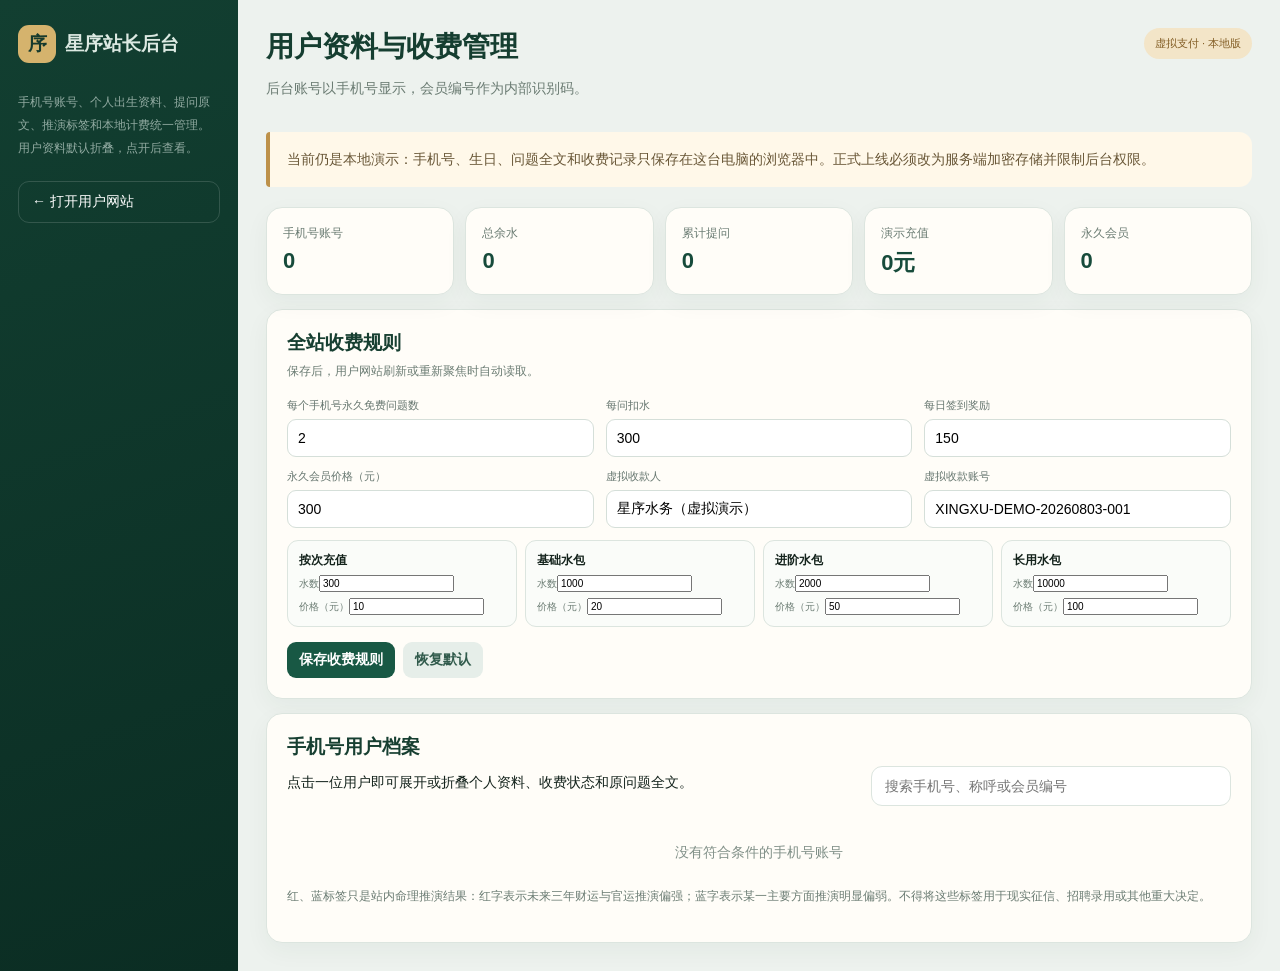
<file: admin.html>
<!doctype html>
<html lang="zh-CN">
<head>
<meta charset="utf-8">
<meta name="viewport" content="width=device-width,initial-scale=1">
<title>星序 · 本地站长后台</title>
<style>
:root{--green:#185844;--deep:#0d3327;--line:#dce5df;--muted:#6b7c73;--paper:#fffdf8;--gold:#bd9149;--red:#c52d2d;--blue:#2464b4}*{box-sizing:border-box}body{margin:0;background:#edf2ee;color:#14231c;font:14px "PingFang SC",Arial,sans-serif}button,input{font:inherit}.layout{min-height:100vh;display:grid;grid-template-columns:238px 1fr}.side{padding:25px 18px;background:linear-gradient(160deg,#123f31,#0b2d23);color:#dce9e2}.brand{display:flex;align-items:center;font:600 19px serif}.seal{display:inline-grid;place-items:center;width:38px;height:38px;margin-right:9px;border-radius:11px;background:#d5b36d;color:#163a2d}.side p{margin-top:28px;color:#91aaa1;line-height:1.9;font-size:12px}.side a{display:block;margin-top:22px;padding:11px 13px;border:1px solid #ffffff25;border-radius:11px;color:#fff;text-decoration:none}.main{padding:28px;max-width:1320px;width:100%;margin:auto}.top{display:flex;justify-content:space-between;gap:15px}.top h1{margin:0;font:600 28px serif;color:#153e30}.top p,.panel>p{color:var(--muted)}.demo{height:max-content;padding:8px 11px;border-radius:99px;background:#f3e5c8;color:#845f27;font-size:11px}.notice{margin:20px 0;padding:15px 17px;border-left:4px solid var(--gold);background:#fff8e9;border-radius:4px 13px 13px 4px;color:#695737;line-height:1.8}.stats{display:grid;grid-template-columns:repeat(5,1fr);gap:11px}.stat,.panel{border:1px solid var(--line);border-radius:16px;background:var(--paper);box-shadow:0 8px 24px #163f300c}.stat{padding:16px}.stat small{color:var(--muted)}.stat b{display:block;margin-top:7px;font-size:22px;color:#174b3b}.panel{margin-top:14px;padding:20px}.panel h2{margin:0 0 5px;font:600 19px serif;color:#173f31}.panel>p{margin:0 0 16px;font-size:12px;line-height:1.7}.config-grid{display:grid;grid-template-columns:repeat(3,1fr);gap:12px}.field{display:grid;gap:6px}.field label{color:#66766f;font-size:11px}.field input{width:100%;padding:10px;border:1px solid #d5dfd9;border-radius:9px;background:#fff}.wide{grid-column:span 2}.packages{display:grid;grid-template-columns:repeat(4,1fr);gap:8px;margin-top:12px}.package{display:grid;gap:6px;padding:11px;border:1px solid var(--line);border-radius:11px;background:#fafcf9}.package b{font-size:12px}.package label{font-size:10px;color:var(--muted)}.actions{display:flex;flex-wrap:wrap;gap:8px;margin-top:15px}.primary,.secondary,.danger{border:0;border-radius:9px;padding:9px 12px;font-weight:700}.primary{background:var(--green);color:#fff}.secondary{background:#e6eee9;color:#315b4c}.danger{background:#f6e7e4;color:#9b473f}.directory-head{display:flex;align-items:end;justify-content:space-between;gap:15px;margin-bottom:14px}.search{width:min(360px,100%);padding:11px 13px;border:1px solid var(--line);border-radius:11px;background:#fff}.user-list{display:grid;gap:10px}.user-card{border:1px solid var(--line);border-radius:14px;background:#fff;overflow:hidden}.user-card[open]{border-color:#b8cec2;box-shadow:0 10px 25px #1549330d}.user-card>summary{display:grid;grid-template-columns:minmax(155px,1.2fr) minmax(180px,1fr) auto auto;gap:12px;align-items:center;padding:15px 16px;cursor:pointer;list-style:none}.user-card>summary::-webkit-details-marker{display:none}.identity b{display:block;font-size:17px;color:#173f31}.identity small,.member-code{display:block;margin-top:4px;color:#7b8982;font-size:10px}.summary-stat{font-size:11px;color:#5f7068}.summary-stat b{display:block;margin-top:3px;color:#224d3d;font-size:13px}.tags{display:flex;flex-wrap:wrap;justify-content:flex-end;gap:5px}.tag-strong,.tag-weak,.tag-normal{display:inline-block;border-radius:7px;padding:6px 8px;font-size:12px;font-weight:900}.tag-strong{background:#fff0f0;color:var(--red);border:1px solid #efc6c6}.tag-weak{background:#edf4ff;color:var(--blue);border:1px solid #c9daf3}.tag-normal{background:#edf3ef;color:#5b6e64}.chev{font-size:18px;color:#819087}.user-card[open] .chev{transform:rotate(180deg)}.user-body{padding:0 16px 17px;border-top:1px solid #edf1ee}.profile-grid{display:grid;grid-template-columns:repeat(4,1fr);gap:8px;margin:14px 0}.profile-item{padding:10px;border-radius:10px;background:#f5f8f6}.profile-item small{display:block;color:#78877f;font-size:10px}.profile-item b{display:block;margin-top:5px;color:#234c3c;word-break:break-word}.prediction-note{margin:9px 0;padding:10px 12px;border-radius:10px;font-size:11px;line-height:1.7}.prediction-note.strong{background:#fff4f4;color:#9f2929}.prediction-note.weak{background:#f0f5ff;color:#24599d}.billing-edit{display:grid;grid-template-columns:repeat(5,1fr);gap:9px;margin-top:12px}.check-field{display:flex;align-items:center;gap:8px;padding:10px;border-radius:9px;background:#f4f8f5}.check-field input{accent-color:var(--green)}.subhead{margin:18px 0 9px;font:600 15px serif;color:#244c3d}.questions{display:grid;gap:8px}.question{padding:12px 13px;border-left:3px solid #8dad9f;border-radius:6px 11px 11px 6px;background:#f6f9f7}.question-head{display:flex;justify-content:space-between;gap:10px;color:#73837b;font-size:10px}.question-text{margin-top:7px;color:#172a21;font-size:13px;line-height:1.75;white-space:pre-wrap;overflow-wrap:anywhere}.question .tag-strong,.question .tag-weak{margin-top:8px;font-size:10px;padding:4px 6px}.logs{max-height:260px;overflow:auto}.log{display:grid;grid-template-columns:130px 85px 65px 1fr;gap:7px;padding:9px 3px;border-bottom:1px solid #e7ece8;font-size:11px}.plus{color:#14704f}.minus{color:#a34c43}.empty{padding:24px;text-align:center;color:#819088}.privacy-tip{margin-top:14px;color:#8a6f41;font-size:11px;line-height:1.7}.toast{position:fixed;right:22px;bottom:22px;padding:11px 15px;border-radius:10px;background:#143f31;color:#fff;opacity:0;transform:translateY(10px);transition:.2s}.toast.show{opacity:1;transform:none}
@media(max-width:1000px){.layout{display:block}.side{padding:14px 18px}.side p{display:none}.side a{display:inline-block;margin:8px 0 0}.stats{grid-template-columns:repeat(3,1fr)}.main{padding:18px}.config-grid,.profile-grid{grid-template-columns:repeat(2,1fr)}.billing-edit{grid-template-columns:repeat(3,1fr)}}
@media(max-width:620px){.stats{grid-template-columns:1fr 1fr}.packages{grid-template-columns:1fr 1fr}.config-grid,.profile-grid,.billing-edit{grid-template-columns:1fr 1fr}.wide{grid-column:span 2}.user-card>summary{grid-template-columns:1fr auto}.summary-stat{display:none}.tags{grid-column:1/-1;justify-content:flex-start}.log{grid-template-columns:1fr 65px}.log span:first-child,.log span:last-child{grid-column:1/-1}.directory-head{display:block}.search{margin-top:10px;width:100%}}
</style>
</head>
<body>
<div class="layout">
<aside class="side"><div class="brand"><span class="seal">序</span>星序站长后台</div><p>手机号账号、个人出生资料、提问原文、推演标签和本地计费统一管理。用户资料默认折叠，点开后查看。</p><a href="./index.html?billing=local">← 打开用户网站</a></aside>
<main class="main">
<header class="top"><div><h1>用户资料与收费管理</h1><p>后台账号以手机号显示，会员编号作为内部识别码。</p></div><span class="demo">虚拟支付 · 本地版</span></header>
<div class="notice">当前仍是本地演示：手机号、生日、问题全文和收费记录只保存在这台电脑的浏览器中。正式上线必须改为服务端加密存储并限制后台权限。</div>
<section class="stats">
<article class="stat"><small>手机号账号</small><b id="sUsers">0</b></article>
<article class="stat"><small>总余水</small><b id="sWater">0</b></article>
<article class="stat"><small>累计提问</small><b id="sQuestions">0</b></article>
<article class="stat"><small>演示充值</small><b id="sMoney">0元</b></article>
<article class="stat"><small>永久会员</small><b id="sLifetime">0</b></article>
</section>
<section class="panel">
<h2>全站收费规则</h2><p>保存后，用户网站刷新或重新聚焦时自动读取。</p>
<div class="config-grid">
<div class="field"><label>每个手机号永久免费问题数</label><input id="freeQuota" type="number" min="0"></div>
<div class="field"><label>每问扣水</label><input id="questionCost" type="number" min="0"></div>
<div class="field"><label>每日签到奖励</label><input id="signInReward" type="number" min="0"></div>
<div class="field"><label>永久会员价格（元）</label><input id="lifetimePrice" type="number" min="0"></div>
<div class="field"><label>虚拟收款人</label><input id="payeeName"></div>
<div class="field"><label>虚拟收款账号</label><input id="payeeAccount"></div>
</div>
<div class="packages" id="packages"></div>
<div class="actions"><button class="primary" id="saveConfig">保存收费规则</button><button class="secondary" id="defaultConfig">恢复默认</button></div>
</section>
<section class="panel">
<div class="directory-head"><div><h2>手机号用户档案</h2><p>点击一位用户即可展开或折叠个人资料、收费状态和原问题全文。</p></div><input class="search" id="userSearch" placeholder="搜索手机号、称呼或会员编号"></div>
<div class="user-list" id="userList"></div>
<p class="privacy-tip">红、蓝标签只是站内命理推演结果：红字表示未来三年财运与官运推演偏强；蓝字表示某一主要方面推演明显偏弱。不得将这些标签用于现实征信、招聘录用或其他重大决定。</p>
</section>
</main>
</div>
<div class="toast" id="toast"></div>
<script>
(()=>{'use strict';
const CK='xingxu_billing_config_v1',UK='xingxu_billing_users_v1';
const D={freeQuota:2,questionCost:300,signInReward:150,lifetimePrice:300,packages:[{id:'once',water:300,price:10,label:'按次充值'},{id:'basic',water:1000,price:20,label:'基础水包'},{id:'plus',water:2000,price:50,label:'进阶水包'},{id:'long',water:10000,price:100,label:'长用水包'}],payeeName:'星序水务（虚拟演示）',payeeAccount:'XINGXU-DEMO-20260803-001'};
const q=(s,host=document)=>host.querySelector(s),read=(k,f)=>{try{return JSON.parse(localStorage.getItem(k))||f}catch(e){return f}},n=(v,f=0)=>Number.isFinite(+v)&&+v>=0?+v:f,signed=v=>Number.isFinite(+v)?+v:0,e=v=>String(v??'').replace(/[&<>"']/g,c=>({'&':'&amp;','<':'&lt;','>':'&gt;','"':'&quot;',"'":'&#39;'}[c]));
let cfg={...D,...read(CK,{})},users=read(UK,{}),timer=0,filter='';
const toast=t=>{q('#toast').textContent=t;q('#toast').classList.add('show');clearTimeout(timer);timer=setTimeout(()=>q('#toast').classList.remove('show'),2200)};
const phoneOf=u=>u?.profile?.phone||'未绑定手机号',nameOf=u=>u?.profile?.nickname||'未填写称呼';
function stats(){let a=Object.values(users);q('#sUsers').textContent=a.filter(u=>u?.profile?.phone).length;q('#sWater').textContent=a.reduce((x,u)=>x+n(u.balance),0);q('#sQuestions').textContent=a.reduce((x,u)=>x+n(u.totalQuestions),0);q('#sMoney').textContent=a.reduce((x,u)=>x+n(u.totalRecharged),0)+'元';q('#sLifetime').textContent=a.filter(u=>u.lifetimeMember).length}
function config(){cfg={...D,...read(CK,{})};q('#freeQuota').value=n(cfg.freeQuota,2);q('#questionCost').value=n(cfg.questionCost,300);q('#signInReward').value=n(cfg.signInReward,150);q('#lifetimePrice').value=n(cfg.lifetimePrice,300);q('#payeeName').value=cfg.payeeName||D.payeeName;q('#payeeAccount').value=cfg.payeeAccount||D.payeeAccount;q('#packages').innerHTML=(cfg.packages||D.packages).map((p,i)=>'<div class="package"><b>'+e(p.label)+'</b><label>水数<input aria-label="'+e(p.label)+'水数" type="number" min="0" data-w="'+i+'" value="'+n(p.water)+'"></label><label>价格（元）<input aria-label="'+e(p.label)+'价格" type="number" min="0" data-p="'+i+'" value="'+n(p.price)+'"></label></div>').join('')}
function badge(u){let out=[];if(u.threeYearWealthOfficial?.status==='strong')out.push('<span class="tag-strong">未来三年财官偏强</span>');if(Array.isArray(u.adverseFlags)&&u.adverseFlags.length)out.push('<span class="tag-weak">主要方面明显偏弱</span>');if(!out.length)out.push('<span class="tag-normal">暂无特殊标记</span>');return out.join('')}
function info(label,value){return'<div class="profile-item"><small>'+label+'</small><b>'+e(value||'未填写')+'</b></div>'}
function questions(u){let list=Array.isArray(u.questions)?u.questions:[];if(!list.length)return'<div class="empty">该手机号还没有提交过问题</div>';return list.map(item=>{let p=item.prediction,tag=p?.status==='strong'?'<span class="tag-strong">'+e(p.label)+'</span>':p?.status==='weak'?'<span class="tag-weak">'+e(p.label)+'</span>':'';return'<article class="question"><div class="question-head"><span>'+e(item.channel||'问答')+'</span><span>'+e(item.time||'')+'</span></div><div class="question-text">'+e(item.text||'')+'</div>'+tag+'</article>'}).join('')}
function logs(u){let list=Array.isArray(u.logs)?u.logs:[];if(!list.length)return'<div class="empty">暂无收费记录</div>';return list.map(l=>'<div class="log"><span>'+e(l.time||'')+'</span><b>'+e(l.type||'')+'</b><b class="'+(signed(l.delta)>=0?'plus':'minus')+'">'+(signed(l.delta)>=0?'+':'')+signed(l.delta)+'</b><span>'+e(l.note||'')+'</span></div>').join('')}
function predictionNotes(u){let out=[];if(u.threeYearWealthOfficial?.status==='strong')out.push('<div class="prediction-note strong"><b>'+e(u.threeYearWealthOfficial.label)+'</b><br>'+e(u.threeYearWealthOfficial.reason)+'</div>');(u.adverseFlags||[]).slice(0,3).forEach(x=>out.push('<div class="prediction-note weak"><b>'+e(x.label)+'</b><br>'+e(x.reason)+'</div>'));return out.join('')}
function render(){users=read(UK,{});let rows=Object.entries(users).filter(([id,u])=>{let hay=[id,phoneOf(u),nameOf(u)].join(' ').toLowerCase();return!filter||hay.includes(filter)}).sort((a,b)=>String(b[1].updatedAt||'').localeCompare(String(a[1].updatedAt||'')));q('#userList').innerHTML=rows.length?rows.map(([id,u])=>'<details class="user-card" data-id="'+e(id)+'"><summary><div class="identity"><b>'+e(phoneOf(u))+'</b><small>'+e(nameOf(u))+' · '+e(id)+'</small></div><div class="summary-stat">收费状态<b>'+(u.lifetimeMember?'永久会员':n(u.balance)+'水 · 免费已用'+n(u.freeUsed)+'次')+'</b></div><div class="tags">'+badge(u)+'</div><span class="chev">⌄</span></summary><div class="user-body">'+predictionNotes(u)+'<div class="profile-grid">'+info('手机号',phoneOf(u))+info('公历生日',u.profile?.birthDate)+info('出生时间',u.profile?.birthTime)+info('性别',u.profile?.gender)+info('出生地点',u.profile?.birthPlace)+info('称呼',u.profile?.nickname)+info('资料同意时间',u.profile?.consentAt?new Date(u.profile.consentAt).toLocaleString():'未记录')+info('账号建立时间',u.createdAt?new Date(u.createdAt).toLocaleString():'未记录')+'</div><div class="billing-edit"><label class="field"><span>当前余水</span><input data-field="balance" type="number" min="0" value="'+n(u.balance)+'"></label><label class="field"><span>已用免费次数</span><input data-field="freeUsed" type="number" min="0" value="'+n(u.freeUsed)+'"></label><label class="field"><span>累计提问</span><input data-field="totalQuestions" type="number" min="0" value="'+n(u.totalQuestions)+'"></label><label class="field"><span>最后签到</span><input data-field="lastCheckIn" value="'+e(u.lastCheckIn||'')+'" placeholder="YYYY-MM-DD"></label><label class="check-field"><input data-field="lifetimeMember" type="checkbox" '+(u.lifetimeMember?'checked':'')+'>永久会员</label></div><div class="actions"><button class="primary" data-action="save">保存账号</button><button class="secondary" data-action="add">增加300水</button><button class="secondary" data-action="minus">扣除300水</button><button class="danger" data-action="reset">重置收费</button></div><h3 class="subhead">用户提交的原问题全文（不删字、不截断）</h3><div class="questions">'+questions(u)+'</div><details><summary class="subhead">最近收费记录</summary><div class="logs">'+logs(u)+'</div></details></div></details>').join(''):'<div class="empty">没有符合条件的手机号账号</div>';stats()}
function addLog(u,type,note,delta=0){u.updatedAt=new Date().toISOString();u.logs=Array.isArray(u.logs)?u.logs:[];u.logs.unshift({id:Date.now()+Math.random(),type,delta,note,time:new Date().toLocaleString()});u.logs=u.logs.slice(0,80)}
q('#saveConfig').onclick=()=>{let base=cfg.packages||D.packages;cfg={freeQuota:n(q('#freeQuota').value,2),questionCost:n(q('#questionCost').value,300),signInReward:n(q('#signInReward').value,150),lifetimePrice:n(q('#lifetimePrice').value,300),payeeName:q('#payeeName').value.trim()||D.payeeName,payeeAccount:q('#payeeAccount').value.trim()||D.payeeAccount,packages:base.map((p,i)=>({...p,water:n(q('[data-w="'+i+'"]').value),price:n(q('[data-p="'+i+'"]').value)}))};localStorage.setItem(CK,JSON.stringify(cfg));toast('收费规则已保存')};
q('#defaultConfig').onclick=()=>{localStorage.setItem(CK,JSON.stringify(D));config();toast('已恢复默认规则')};
q('#userSearch').oninput=x=>{filter=x.target.value.trim().toLowerCase();render()};
q('#userList').onclick=event=>{let button=event.target.closest('[data-action]');if(!button)return;let card=button.closest('.user-card'),id=card.dataset.id,u=users[id];if(!u)return;let action=button.dataset.action;if(action==='save'){u.balance=n(q('[data-field="balance"]',card).value);u.freeUsed=n(q('[data-field="freeUsed"]',card).value);u.totalQuestions=n(q('[data-field="totalQuestions"]',card).value);u.lastCheckIn=q('[data-field="lastCheckIn"]',card).value.trim();u.lifetimeMember=q('[data-field="lifetimeMember"]',card).checked;addLog(u,'后台调整','站长保存手机号账号收费状态')}else if(action==='add'){u.balance=n(u.balance)+300;addLog(u,'后台调水','站长后台增加300水',300)}else if(action==='minus'){u.balance=Math.max(0,n(u.balance)-300);addLog(u,'后台调水','站长后台扣除300水',-300)}else if(action==='reset'){u.balance=0;u.freeUsed=0;u.totalQuestions=0;u.paidQuestions=0;u.totalRecharged=0;u.lastCheckIn='';u.lifetimeMember=false;u.lifetimePaid=0;addLog(u,'后台重置','收费与会员状态恢复默认，个人资料和问题记录保留')}localStorage.setItem(UK,JSON.stringify(users));render();let reopened=q('.user-card[data-id="'+CSS.escape(id)+'"]');if(reopened)reopened.open=true;toast('账号已更新')};
window.addEventListener('storage',()=>{config();render()});config();render();
})();
</script>
</body>
</html>
</file>
